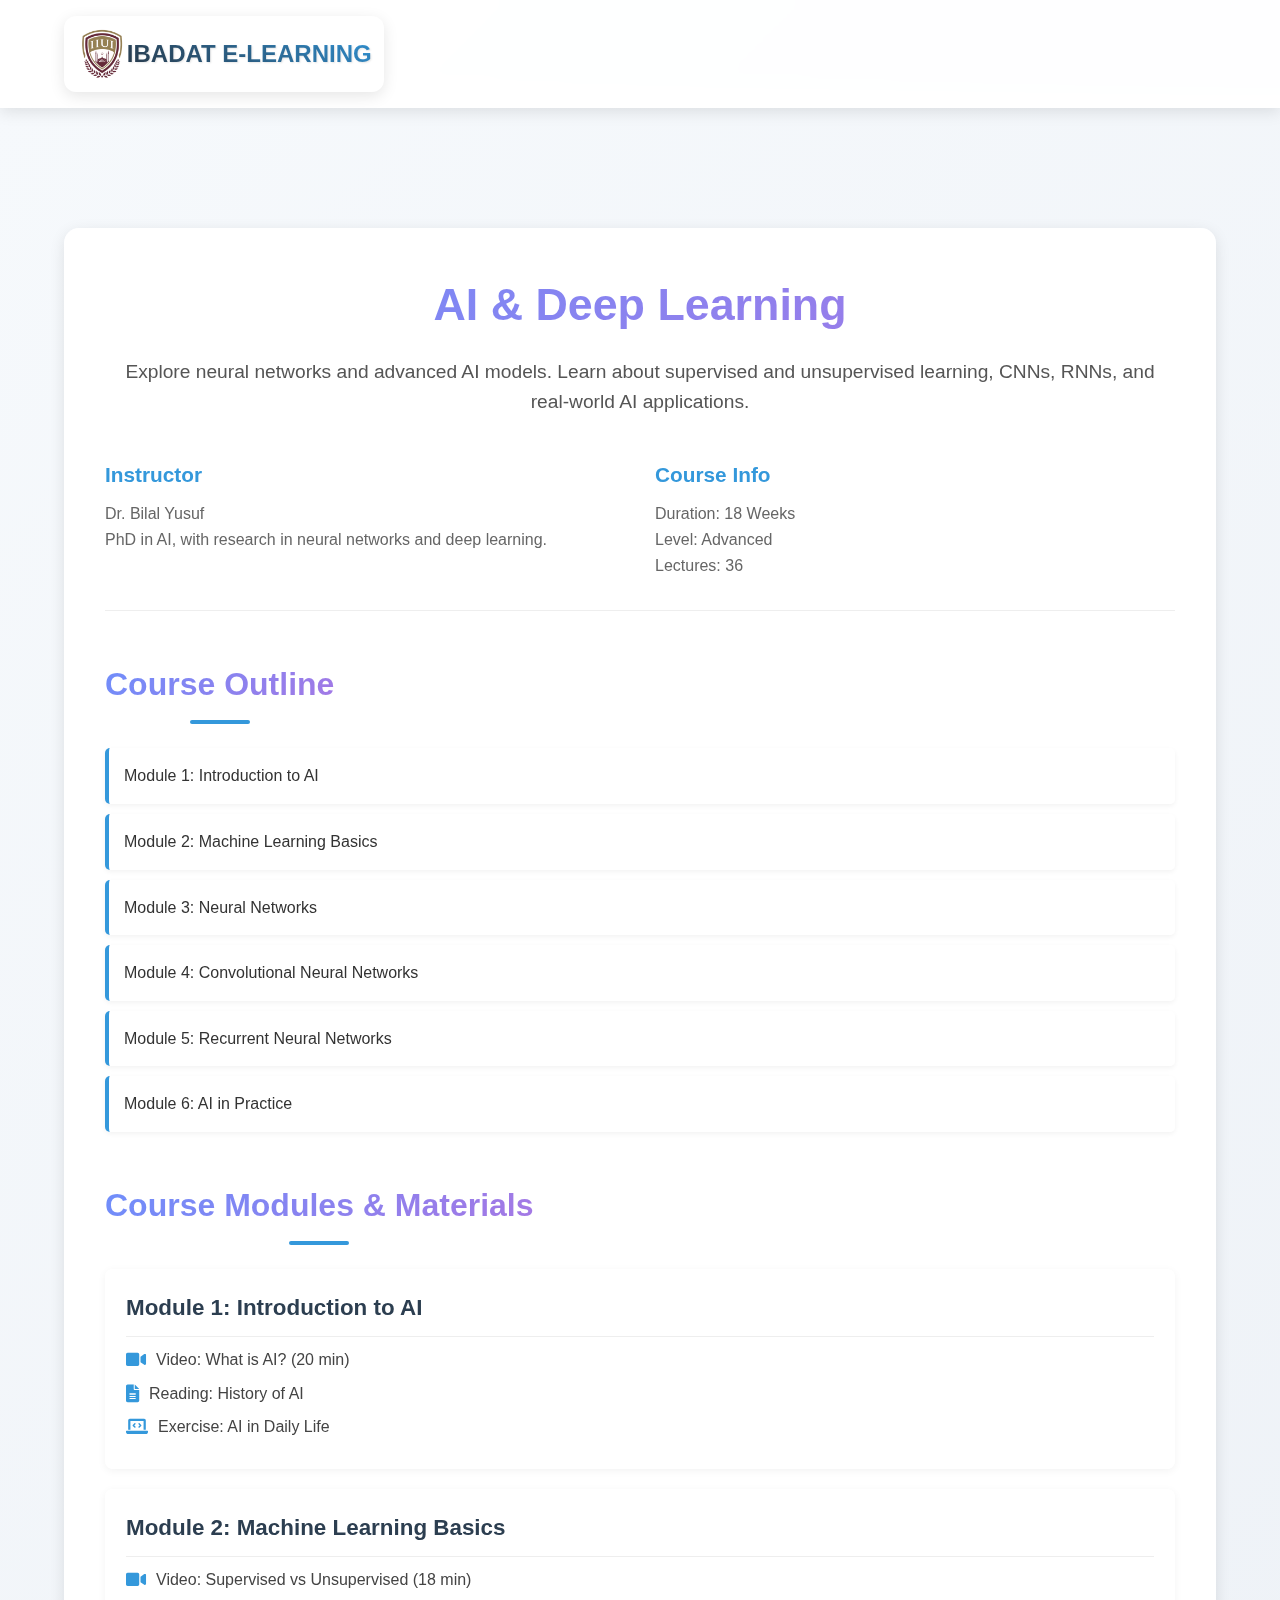
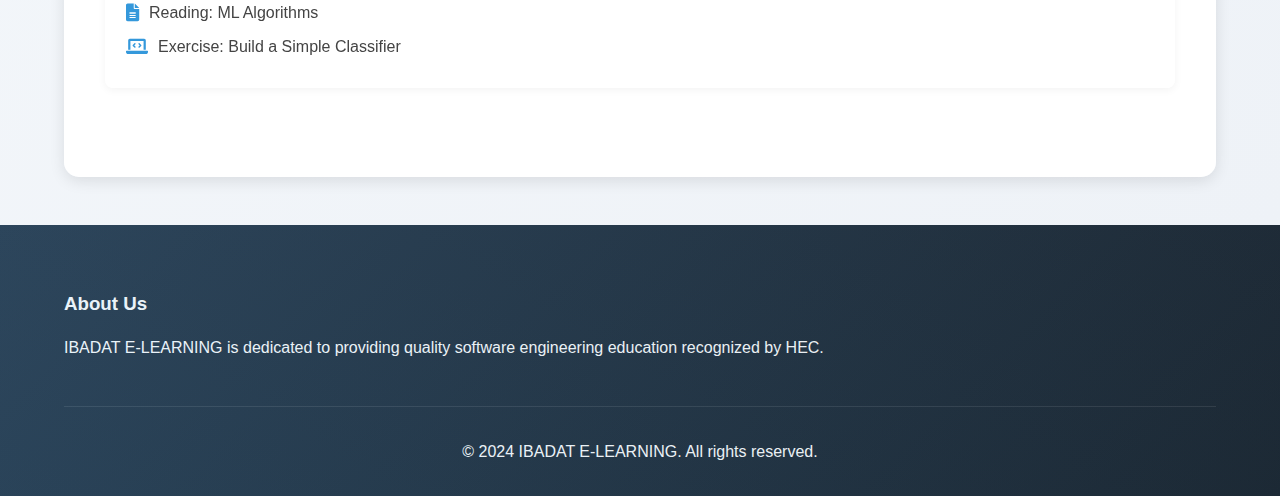
<file: course-ai-deep-learning.html>
<!DOCTYPE html>
<html lang="en">
<head>
    <meta charset="UTF-8">
    <meta name="viewport" content="width=device-width, initial-scale=1.0">
    <title>AI & Deep Learning - IBADAT E-LEARNING</title>
    <link rel="stylesheet" href="styles.css">
    <link rel="stylesheet" href="https://cdnjs.cloudflare.com/ajax/libs/font-awesome/6.0.0/css/all.min.css">
</head>
<body>
    <header>
        <nav class="navbar">
            <div class="logo">
                <img src="images/logo.png" alt="IBADAT E-LEARNING Logo">
                <span>IBADAT E-LEARNING</span>
            </div>
        </nav>
    </header>
    <section class="course-page">
        <div class="course-container">
            <h1>AI & Deep Learning</h1>
            <p class="course-description">Explore neural networks and advanced AI models. Learn about supervised and unsupervised learning, CNNs, RNNs, and real-world AI applications.</p>
            <div class="course-details">
                <div class="instructor-info">
                    <h3>Instructor</h3>
                    <p>Dr. Bilal Yusuf</p>
                    <p>PhD in AI, with research in neural networks and deep learning.</p>
                </div>
                <div class="course-meta-info">
                    <h3>Course Info</h3>
                    <p>Duration: 18 Weeks</p>
                    <p>Level: Advanced</p>
                    <p>Lectures: 36</p>
                </div>
            </div>
            <div class="course-outline">
                <h2>Course Outline</h2>
                <ul>
                    <li>Module 1: Introduction to AI</li>
                    <li>Module 2: Machine Learning Basics</li>
                    <li>Module 3: Neural Networks</li>
                    <li>Module 4: Convolutional Neural Networks</li>
                    <li>Module 5: Recurrent Neural Networks</li>
                    <li>Module 6: AI in Practice</li>
                </ul>
            </div>
            <div class="course-materials">
                <h2>Course Modules & Materials</h2>
                <div class="module">
                    <h3>Module 1: Introduction to AI</h3>
                    <ul class="material-list">
                        <li><i class="fas fa-video"></i> Video: What is AI? (20 min)</li>
                        <li><i class="fas fa-file-alt"></i> Reading: History of AI</li>
                        <li><i class="fas fa-laptop-code"></i> Exercise: AI in Daily Life</li>
                    </ul>
                </div>
                <div class="module">
                    <h3>Module 2: Machine Learning Basics</h3>
                    <ul class="material-list">
                        <li><i class="fas fa-video"></i> Video: Supervised vs Unsupervised (18 min)</li>
                        <li><i class="fas fa-file-alt"></i> Reading: ML Algorithms</li>
                        <li><i class="fas fa-laptop-code"></i> Exercise: Build a Simple Classifier</li>
                    </ul>
                </div>
                <!-- Add more modules as needed -->
            </div>
        </div>
    </section>
    <footer>
        <div class="footer-content">
            <div class="footer-section">
                <h3>About Us</h3>
                <p>IBADAT E-LEARNING is dedicated to providing quality software engineering education recognized by HEC.</p>
            </div>
        </div>
        <div class="footer-bottom">
            <p>&copy; 2024 IBADAT E-LEARNING. All rights reserved.</p>
        </div>
    </footer>
</body>
</html>
</file>
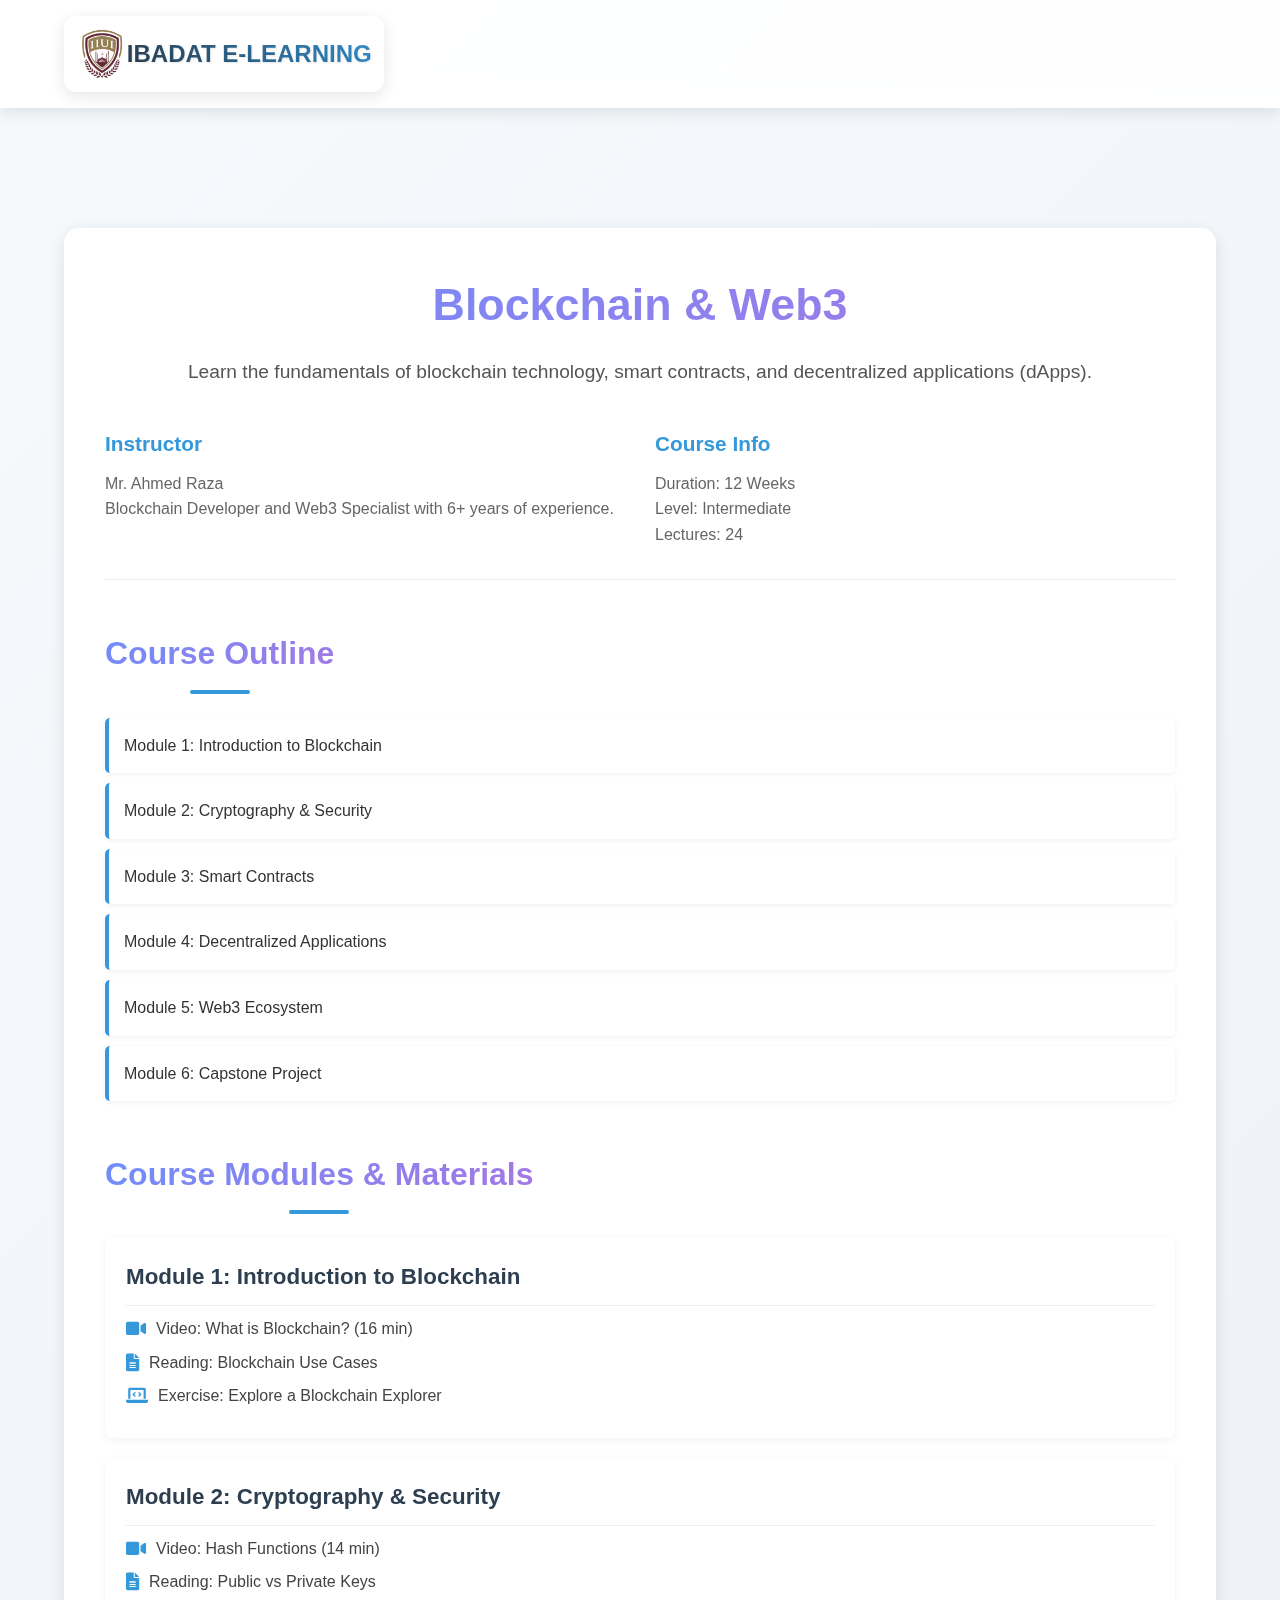
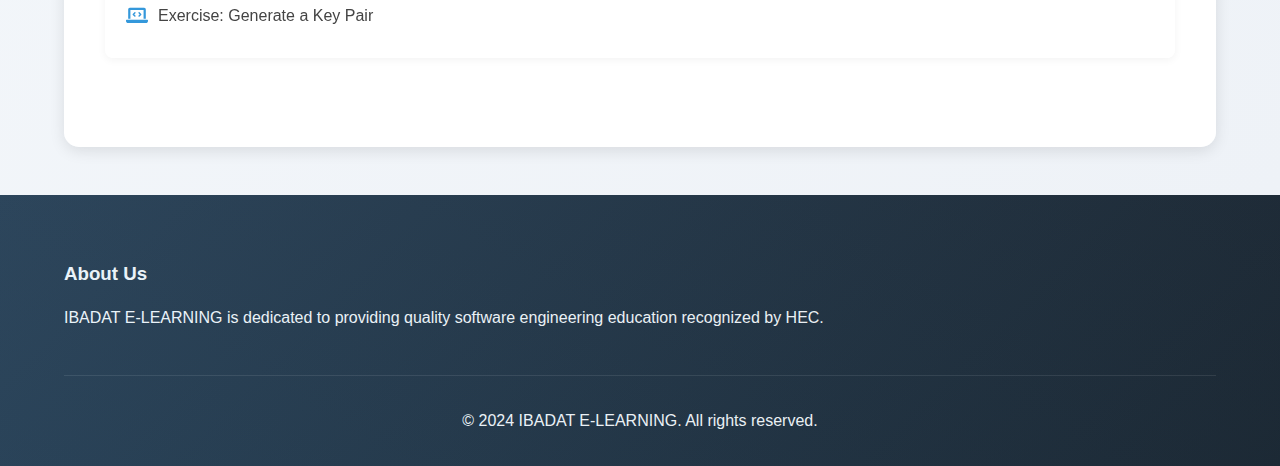
<file: course-blockchain.html>
<!DOCTYPE html>
<html lang="en">
<head>
    <meta charset="UTF-8">
    <meta name="viewport" content="width=device-width, initial-scale=1.0">
    <title>Blockchain & Web3 - IBADAT E-LEARNING</title>
    <link rel="stylesheet" href="styles.css">
    <link rel="stylesheet" href="https://cdnjs.cloudflare.com/ajax/libs/font-awesome/6.0.0/css/all.min.css">
</head>
<body>
    <header>
        <nav class="navbar">
            <div class="logo">
                <img src="images/logo.png" alt="IBADAT E-LEARNING Logo">
                <span>IBADAT E-LEARNING</span>
            </div>
        </nav>
    </header>
    <section class="course-page">
        <div class="course-container">
            <h1>Blockchain & Web3</h1>
            <p class="course-description">Learn the fundamentals of blockchain technology, smart contracts, and decentralized applications (dApps).</p>
            <div class="course-details">
                <div class="instructor-info">
                    <h3>Instructor</h3>
                    <p>Mr. Ahmed Raza</p>
                    <p>Blockchain Developer and Web3 Specialist with 6+ years of experience.</p>
                </div>
                <div class="course-meta-info">
                    <h3>Course Info</h3>
                    <p>Duration: 12 Weeks</p>
                    <p>Level: Intermediate</p>
                    <p>Lectures: 24</p>
                </div>
            </div>
            <div class="course-outline">
                <h2>Course Outline</h2>
                <ul>
                    <li>Module 1: Introduction to Blockchain</li>
                    <li>Module 2: Cryptography & Security</li>
                    <li>Module 3: Smart Contracts</li>
                    <li>Module 4: Decentralized Applications</li>
                    <li>Module 5: Web3 Ecosystem</li>
                    <li>Module 6: Capstone Project</li>
                </ul>
            </div>
            <div class="course-materials">
                <h2>Course Modules & Materials</h2>
                <div class="module">
                    <h3>Module 1: Introduction to Blockchain</h3>
                    <ul class="material-list">
                        <li><i class="fas fa-video"></i> Video: What is Blockchain? (16 min)</li>
                        <li><i class="fas fa-file-alt"></i> Reading: Blockchain Use Cases</li>
                        <li><i class="fas fa-laptop-code"></i> Exercise: Explore a Blockchain Explorer</li>
                    </ul>
                </div>
                <div class="module">
                    <h3>Module 2: Cryptography & Security</h3>
                    <ul class="material-list">
                        <li><i class="fas fa-video"></i> Video: Hash Functions (14 min)</li>
                        <li><i class="fas fa-file-alt"></i> Reading: Public vs Private Keys</li>
                        <li><i class="fas fa-laptop-code"></i> Exercise: Generate a Key Pair</li>
                    </ul>
                </div>
                <!-- Add more modules as needed -->
            </div>
        </div>
    </section>
    <footer>
        <div class="footer-content">
            <div class="footer-section">
                <h3>About Us</h3>
                <p>IBADAT E-LEARNING is dedicated to providing quality software engineering education recognized by HEC.</p>
            </div>
        </div>
        <div class="footer-bottom">
            <p>&copy; 2024 IBADAT E-LEARNING. All rights reserved.</p>
        </div>
    </footer>
</body>
</html>
</file>
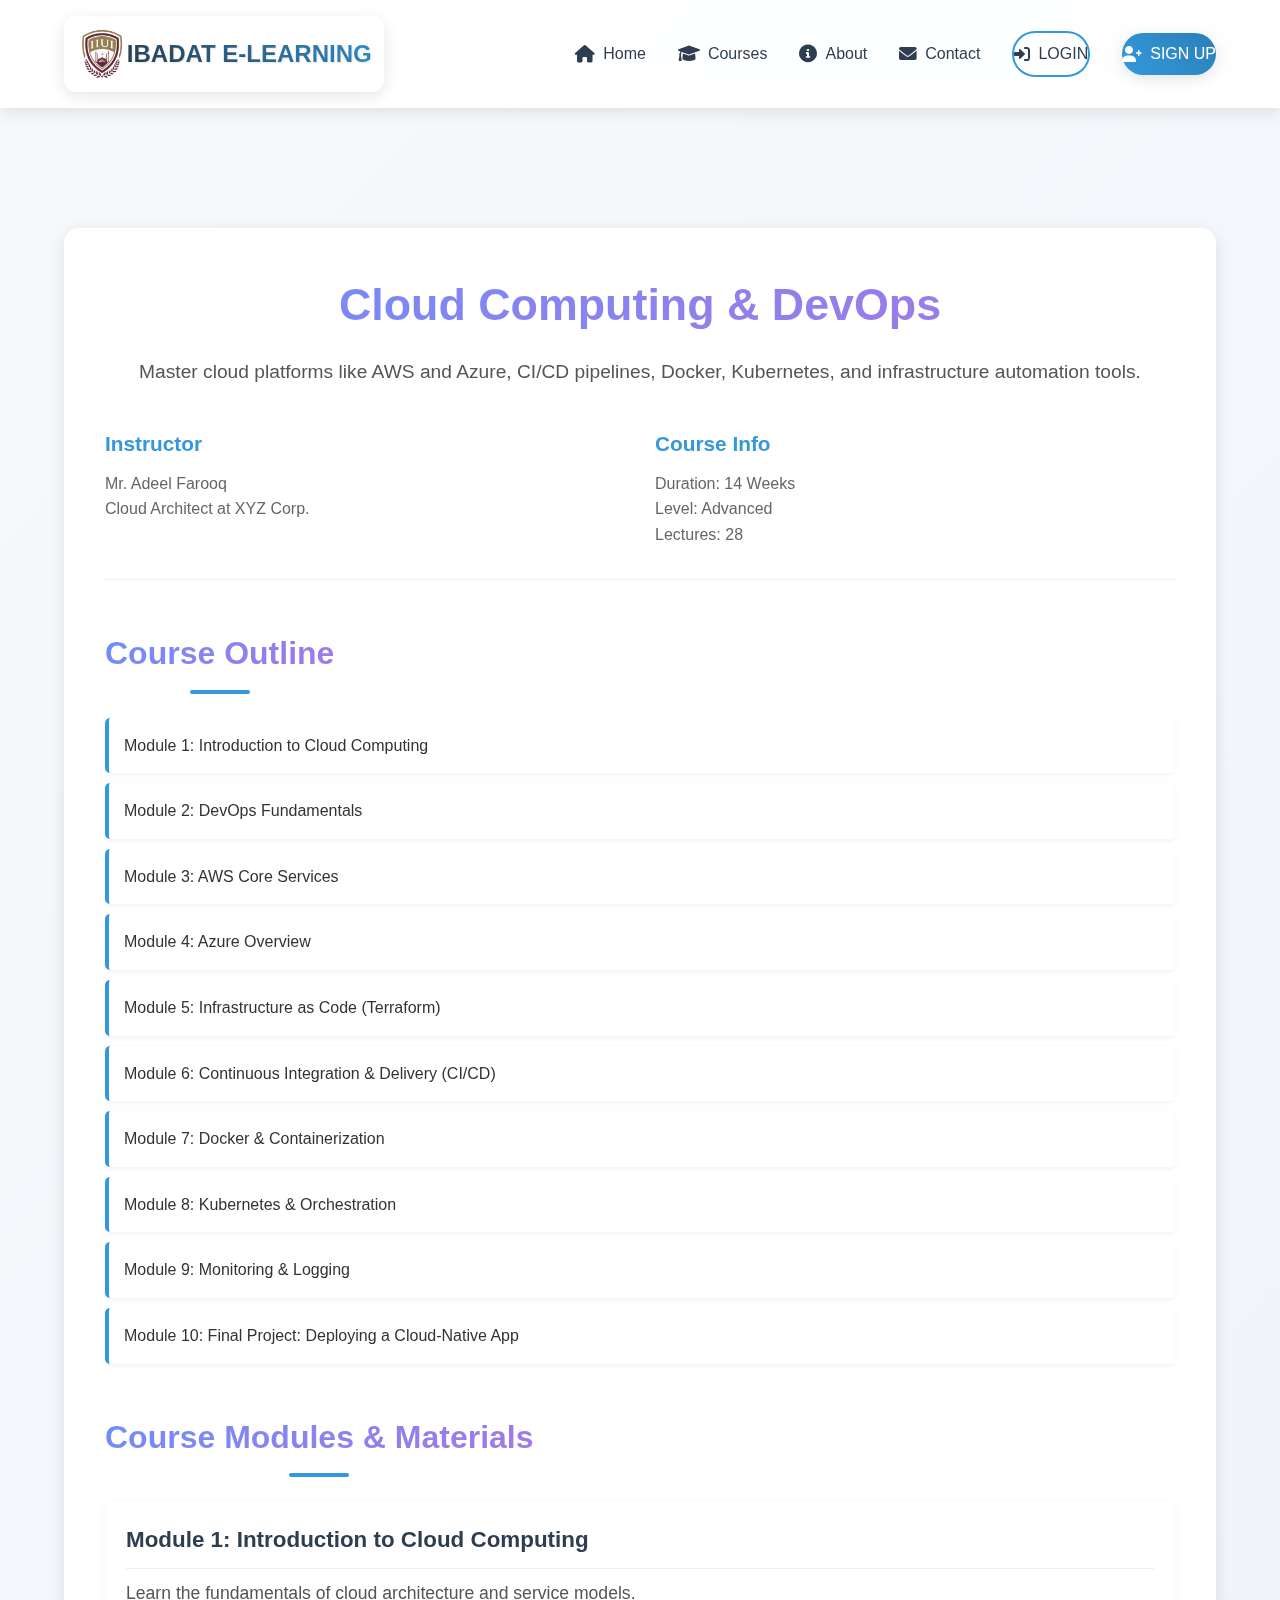
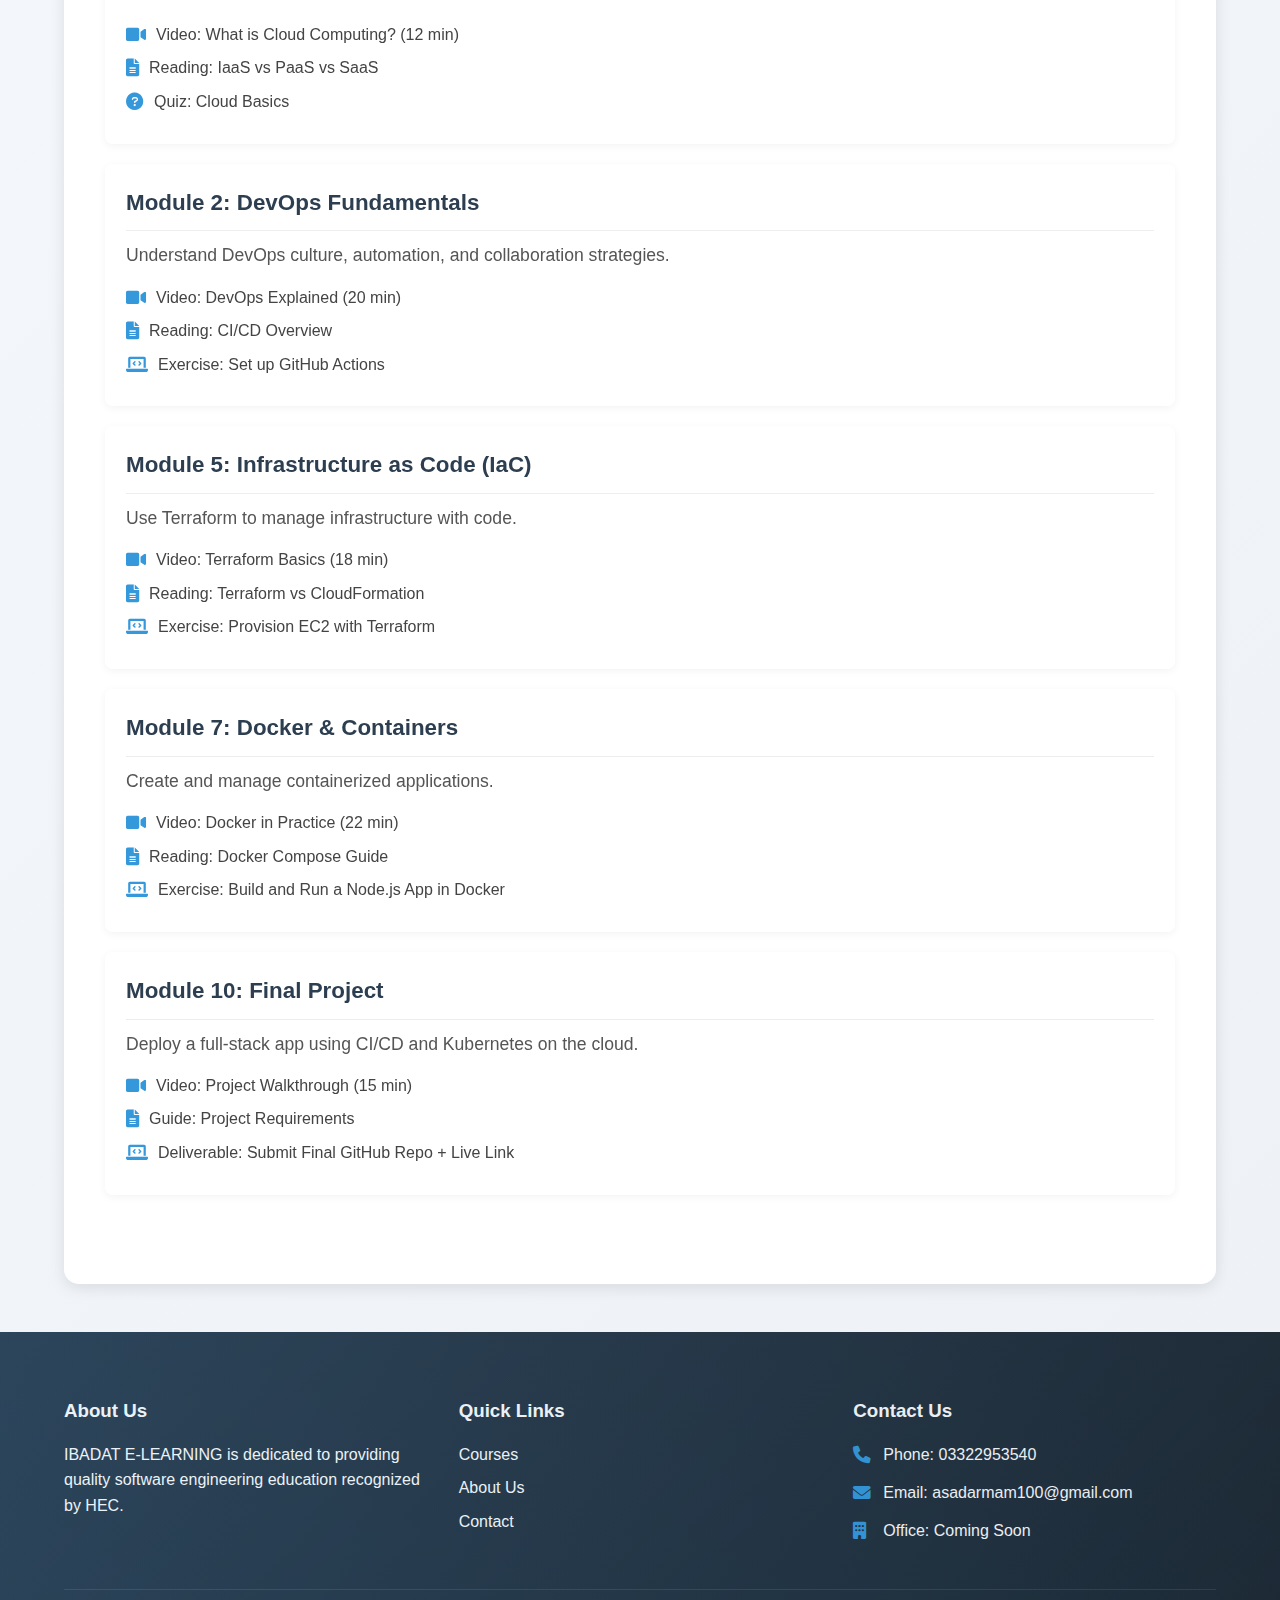
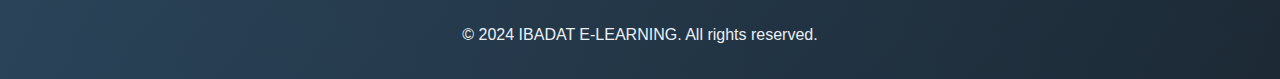
<file: course-cloud-computing-devops.html>
<!DOCTYPE html>
<html lang="en">
<head>
    <meta charset="UTF-8">
    <meta name="viewport" content="width=device-width, initial-scale=1.0">
    <title>Cloud Computing & DevOps - IBADAT E-LEARNING</title>
    <link rel="stylesheet" href="styles.css">
    <link rel="stylesheet" href="https://cdnjs.cloudflare.com/ajax/libs/font-awesome/6.0.0/css/all.min.css">
</head>
<body>
    <!-- Header Section -->
    <header>
        <nav class="navbar">
            <div class="logo">
                <img src="images/logo.png" alt="IBADAT E-LEARNING Logo">
                <span>IBADAT E-LEARNING</span>
            </div>
            <ul class="nav-links">
                <li><a href="index.html#home"><i class="fas fa-home"></i> Home</a></li>
                <li><a href="index.html#courses"><i class="fas fa-graduation-cap"></i> Courses</a></li>
                <li><a href="index.html#about"><i class="fas fa-info-circle"></i> About</a></li>
                <li><a href="index.html#contact"><i class="fas fa-envelope"></i> Contact</a></li>
                <li class="nav-item logged-out-nav"><a href="#" class="login-btn"><i class="fas fa-sign-in-alt"></i> Login</a></li>
                <li class="nav-item logged-out-nav"><a href="#" class="signup-btn"><i class="fas fa-user-plus"></i> Sign Up</a></li>
                <li class="nav-item logged-in-nav" style="display: none;"><span class="welcome-message">Welcome,</span></li>
                <li class="nav-item logged-in-nav user-menu-container" style="display: none;">
                    <div class="user-info-trigger">
                        <i class="fas fa-user-circle"></i>
                        <span id="loggedInUsername">User</span>
                        <i class="fas fa-chevron-down dropdown-arrow"></i>
                    </div>
                    <div class="dropdown-menu">
                        <ul>
                            <li><a href="#" class="dropdown-link">My Courses</a></li>
                            <li><a href="#" class="dropdown-link" id="profileLink">My Profile</a></li>
                            <li><a href="#" class="dropdown-link">Settings</a></li>
                        </ul>
                    </div>
                </li>
                <li class="nav-item logged-in-nav" style="display: none;">
                    <a href="#" id="logoutBtn" class="logout-btn"><i class="fas fa-sign-out-alt"></i> Logout</a>
                </li>
            </ul>
        </nav>
    </header>

    <!-- Custom Notification -->
    <div id="customNotification" class="notification">
        <p id="notificationMessage"></p>
    </div>

    <!-- Main Course Content Area -->
    <section class="course-page">
        <div class="course-container">
            <h1>Cloud Computing & DevOps</h1>
            <p class="course-description">Master cloud platforms like AWS and Azure, CI/CD pipelines, Docker, Kubernetes, and infrastructure automation tools.</p>
            
            <div class="course-details">
                <div class="instructor-info">
                    <h3>Instructor</h3>
                    <p>Mr. Adeel Farooq</p>
                    <p>Cloud Architect at XYZ Corp.</p>
                </div>
                <div class="course-meta-info">
                    <h3>Course Info</h3>
                    <p>Duration: 14 Weeks</p>
                    <p>Level: Advanced</p>
                    <p>Lectures: 28</p>
                </div>
            </div>

            <div class="course-outline">
                <h2>Course Outline</h2>
                <ul>
                    <li>Module 1: Introduction to Cloud Computing</li>
                    <li>Module 2: DevOps Fundamentals</li>
                    <li>Module 3: AWS Core Services</li>
                    <li>Module 4: Azure Overview</li>
                    <li>Module 5: Infrastructure as Code (Terraform)</li>
                    <li>Module 6: Continuous Integration & Delivery (CI/CD)</li>
                    <li>Module 7: Docker & Containerization</li>
                    <li>Module 8: Kubernetes & Orchestration</li>
                    <li>Module 9: Monitoring & Logging</li>
                    <li>Module 10: Final Project: Deploying a Cloud-Native App</li>
                </ul>
            </div>

            <div class="course-materials">
                <h2>Course Modules & Materials</h2>

                <div class="module">
                    <h3>Module 1: Introduction to Cloud Computing</h3>
                    <p>Learn the fundamentals of cloud architecture and service models.</p>
                    <ul class="material-list">
                        <li><i class="fas fa-video"></i> Video: What is Cloud Computing? (12 min)</li>
                        <li><i class="fas fa-file-alt"></i> Reading: IaaS vs PaaS vs SaaS</li>
                        <li><i class="fas fa-question-circle"></i> Quiz: Cloud Basics</li>
                    </ul>
                </div>

                <div class="module">
                    <h3>Module 2: DevOps Fundamentals</h3>
                    <p>Understand DevOps culture, automation, and collaboration strategies.</p>
                    <ul class="material-list">
                        <li><i class="fas fa-video"></i> Video: DevOps Explained (20 min)</li>
                        <li><i class="fas fa-file-alt"></i> Reading: CI/CD Overview</li>
                        <li><i class="fas fa-laptop-code"></i> Exercise: Set up GitHub Actions</li>
                    </ul>
                </div>

                <div class="module">
                    <h3>Module 5: Infrastructure as Code (IaC)</h3>
                    <p>Use Terraform to manage infrastructure with code.</p>
                    <ul class="material-list">
                        <li><i class="fas fa-video"></i> Video: Terraform Basics (18 min)</li>
                        <li><i class="fas fa-file-alt"></i> Reading: Terraform vs CloudFormation</li>
                        <li><i class="fas fa-laptop-code"></i> Exercise: Provision EC2 with Terraform</li>
                    </ul>
                </div>

                <div class="module">
                    <h3>Module 7: Docker & Containers</h3>
                    <p>Create and manage containerized applications.</p>
                    <ul class="material-list">
                        <li><i class="fas fa-video"></i> Video: Docker in Practice (22 min)</li>
                        <li><i class="fas fa-file-alt"></i> Reading: Docker Compose Guide</li>
                        <li><i class="fas fa-laptop-code"></i> Exercise: Build and Run a Node.js App in Docker</li>
                    </ul>
                </div>

                <div class="module">
                    <h3>Module 10: Final Project</h3>
                    <p>Deploy a full-stack app using CI/CD and Kubernetes on the cloud.</p>
                    <ul class="material-list">
                        <li><i class="fas fa-video"></i> Video: Project Walkthrough (15 min)</li>
                        <li><i class="fas fa-file-alt"></i> Guide: Project Requirements</li>
                        <li><i class="fas fa-laptop-code"></i> Deliverable: Submit Final GitHub Repo + Live Link</li>
                    </ul>
                </div>

                <!-- Add more detailed modules if needed -->
            </div>
        </div>
    </section>

    <!-- Footer -->
    <footer>
        <div class="footer-content">
            <div class="footer-section">
                <h3>About Us</h3>
                <p>IBADAT E-LEARNING is dedicated to providing quality software engineering education recognized by HEC.</p>
            </div>
            <div class="footer-section">
                <h3>Quick Links</h3>
                <ul>
                    <li><a href="index.html#courses">Courses</a></li>
                    <li><a href="index.html#about">About Us</a></li>
                    <li><a href="index.html#contact">Contact</a></li>
                </ul>
            </div>
            <div class="footer-section">
                <h3>Contact Us</h3>
                <p><i class="fas fa-phone"></i> Phone: 03322953540</p>
                <p><i class="fas fa-envelope"></i> Email: asadarmam100@gmail.com</p>
                <p><i class="fas fa-building"></i> Office: Coming Soon</p>
            </div>
        </div>
        <div class="footer-bottom">
            <p>&copy; 2024 IBADAT E-LEARNING. All rights reserved.</p>
        </div>
    </footer>

    <script src="script.js"></script>
</body>
</html>
</file>
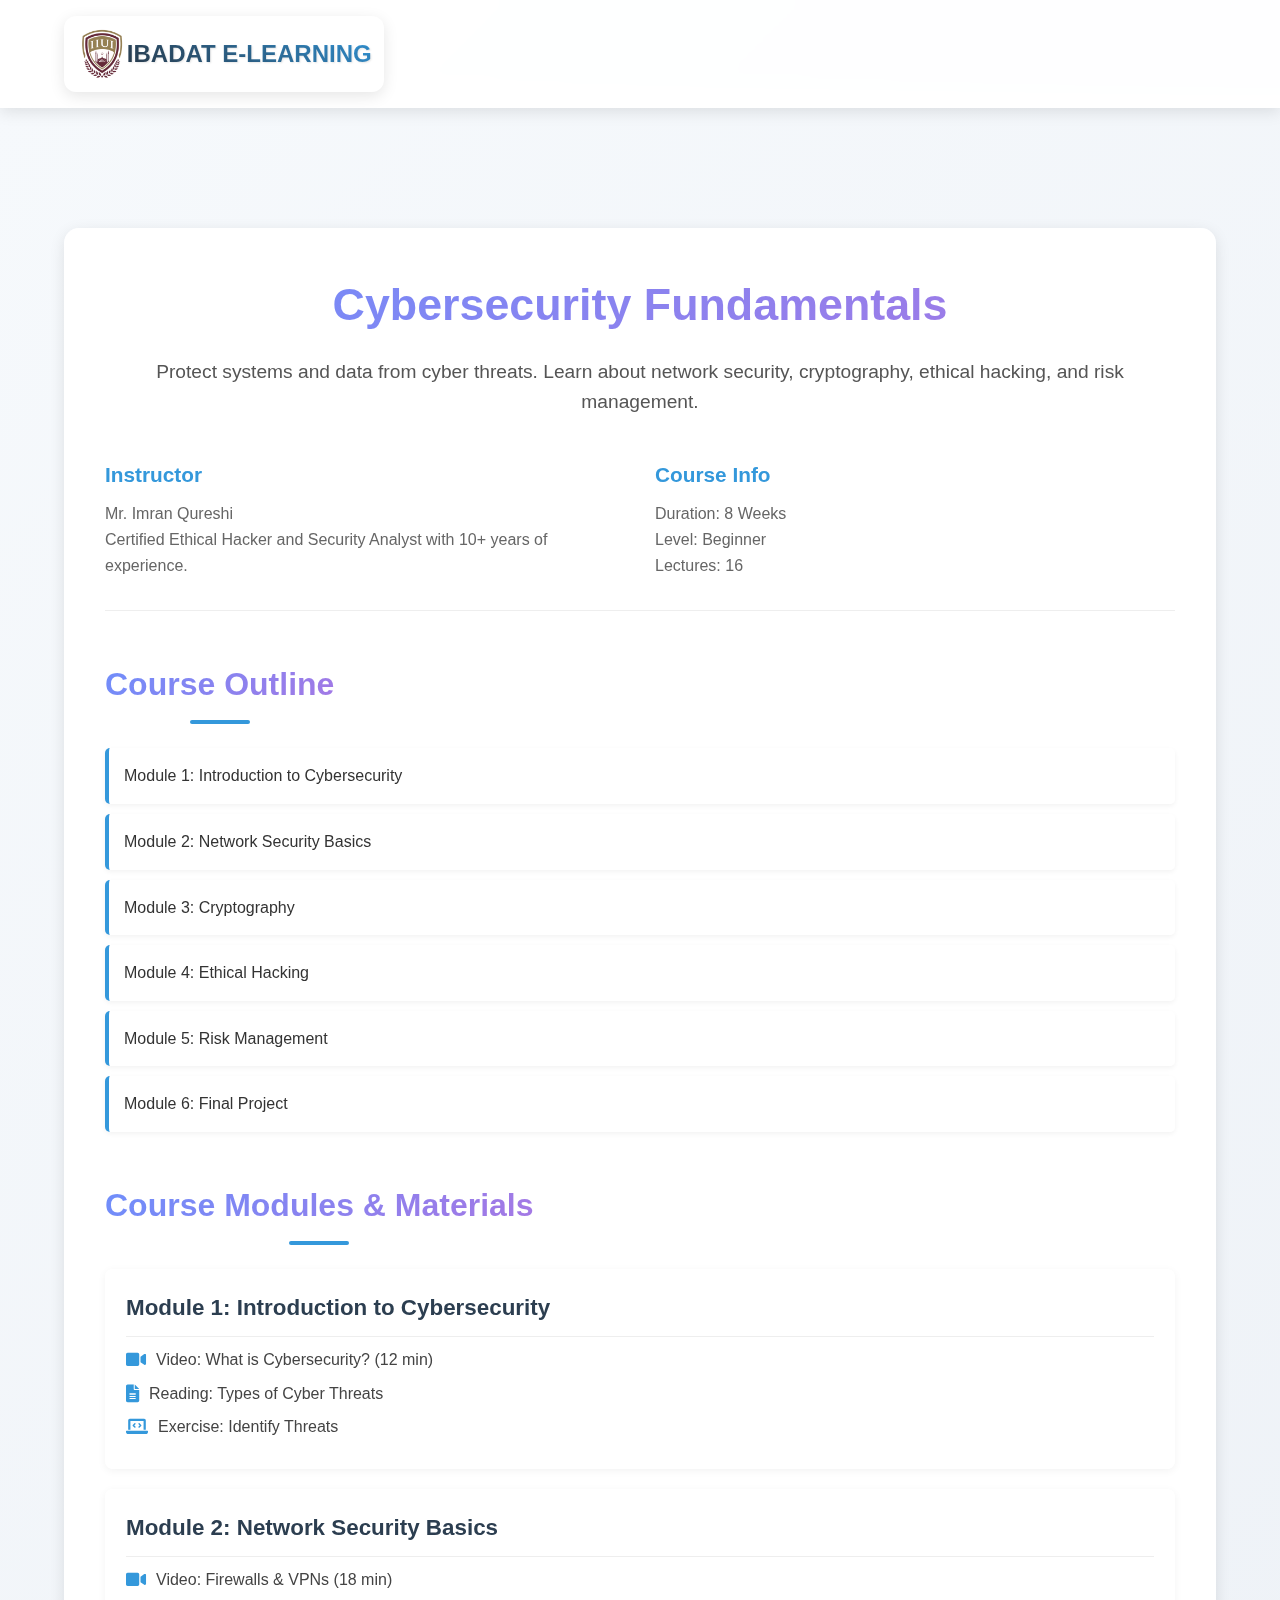
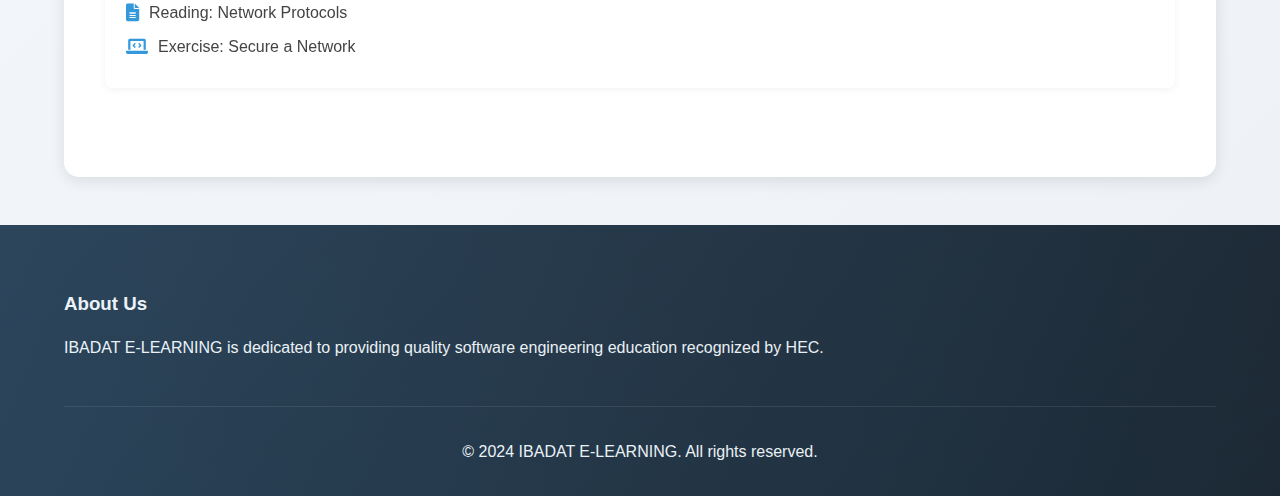
<file: course-cybersecurity.html>
<!DOCTYPE html>
<html lang="en">
<head>
    <meta charset="UTF-8">
    <meta name="viewport" content="width=device-width, initial-scale=1.0">
    <title>Cybersecurity Fundamentals - IBADAT E-LEARNING</title>
    <link rel="stylesheet" href="styles.css">
    <link rel="stylesheet" href="https://cdnjs.cloudflare.com/ajax/libs/font-awesome/6.0.0/css/all.min.css">
</head>
<body>
    <header>
        <nav class="navbar">
            <div class="logo">
                <img src="images/logo.png" alt="IBADAT E-LEARNING Logo">
                <span>IBADAT E-LEARNING</span>
            </div>
        </nav>
    </header>
    <section class="course-page">
        <div class="course-container">
            <h1>Cybersecurity Fundamentals</h1>
            <p class="course-description">Protect systems and data from cyber threats. Learn about network security, cryptography, ethical hacking, and risk management.</p>
            <div class="course-details">
                <div class="instructor-info">
                    <h3>Instructor</h3>
                    <p>Mr. Imran Qureshi</p>
                    <p>Certified Ethical Hacker and Security Analyst with 10+ years of experience.</p>
                </div>
                <div class="course-meta-info">
                    <h3>Course Info</h3>
                    <p>Duration: 8 Weeks</p>
                    <p>Level: Beginner</p>
                    <p>Lectures: 16</p>
                </div>
            </div>
            <div class="course-outline">
                <h2>Course Outline</h2>
                <ul>
                    <li>Module 1: Introduction to Cybersecurity</li>
                    <li>Module 2: Network Security Basics</li>
                    <li>Module 3: Cryptography</li>
                    <li>Module 4: Ethical Hacking</li>
                    <li>Module 5: Risk Management</li>
                    <li>Module 6: Final Project</li>
                </ul>
            </div>
            <div class="course-materials">
                <h2>Course Modules & Materials</h2>
                <div class="module">
                    <h3>Module 1: Introduction to Cybersecurity</h3>
                    <ul class="material-list">
                        <li><i class="fas fa-video"></i> Video: What is Cybersecurity? (12 min)</li>
                        <li><i class="fas fa-file-alt"></i> Reading: Types of Cyber Threats</li>
                        <li><i class="fas fa-laptop-code"></i> Exercise: Identify Threats</li>
                    </ul>
                </div>
                <div class="module">
                    <h3>Module 2: Network Security Basics</h3>
                    <ul class="material-list">
                        <li><i class="fas fa-video"></i> Video: Firewalls & VPNs (18 min)</li>
                        <li><i class="fas fa-file-alt"></i> Reading: Network Protocols</li>
                        <li><i class="fas fa-laptop-code"></i> Exercise: Secure a Network</li>
                    </ul>
                </div>
                <!-- Add more modules as needed -->
            </div>
        </div>
    </section>
    <footer>
        <div class="footer-content">
            <div class="footer-section">
                <h3>About Us</h3>
                <p>IBADAT E-LEARNING is dedicated to providing quality software engineering education recognized by HEC.</p>
            </div>
        </div>
        <div class="footer-bottom">
            <p>&copy; 2024 IBADAT E-LEARNING. All rights reserved.</p>
        </div>
    </footer>
</body>
</html>
</file>
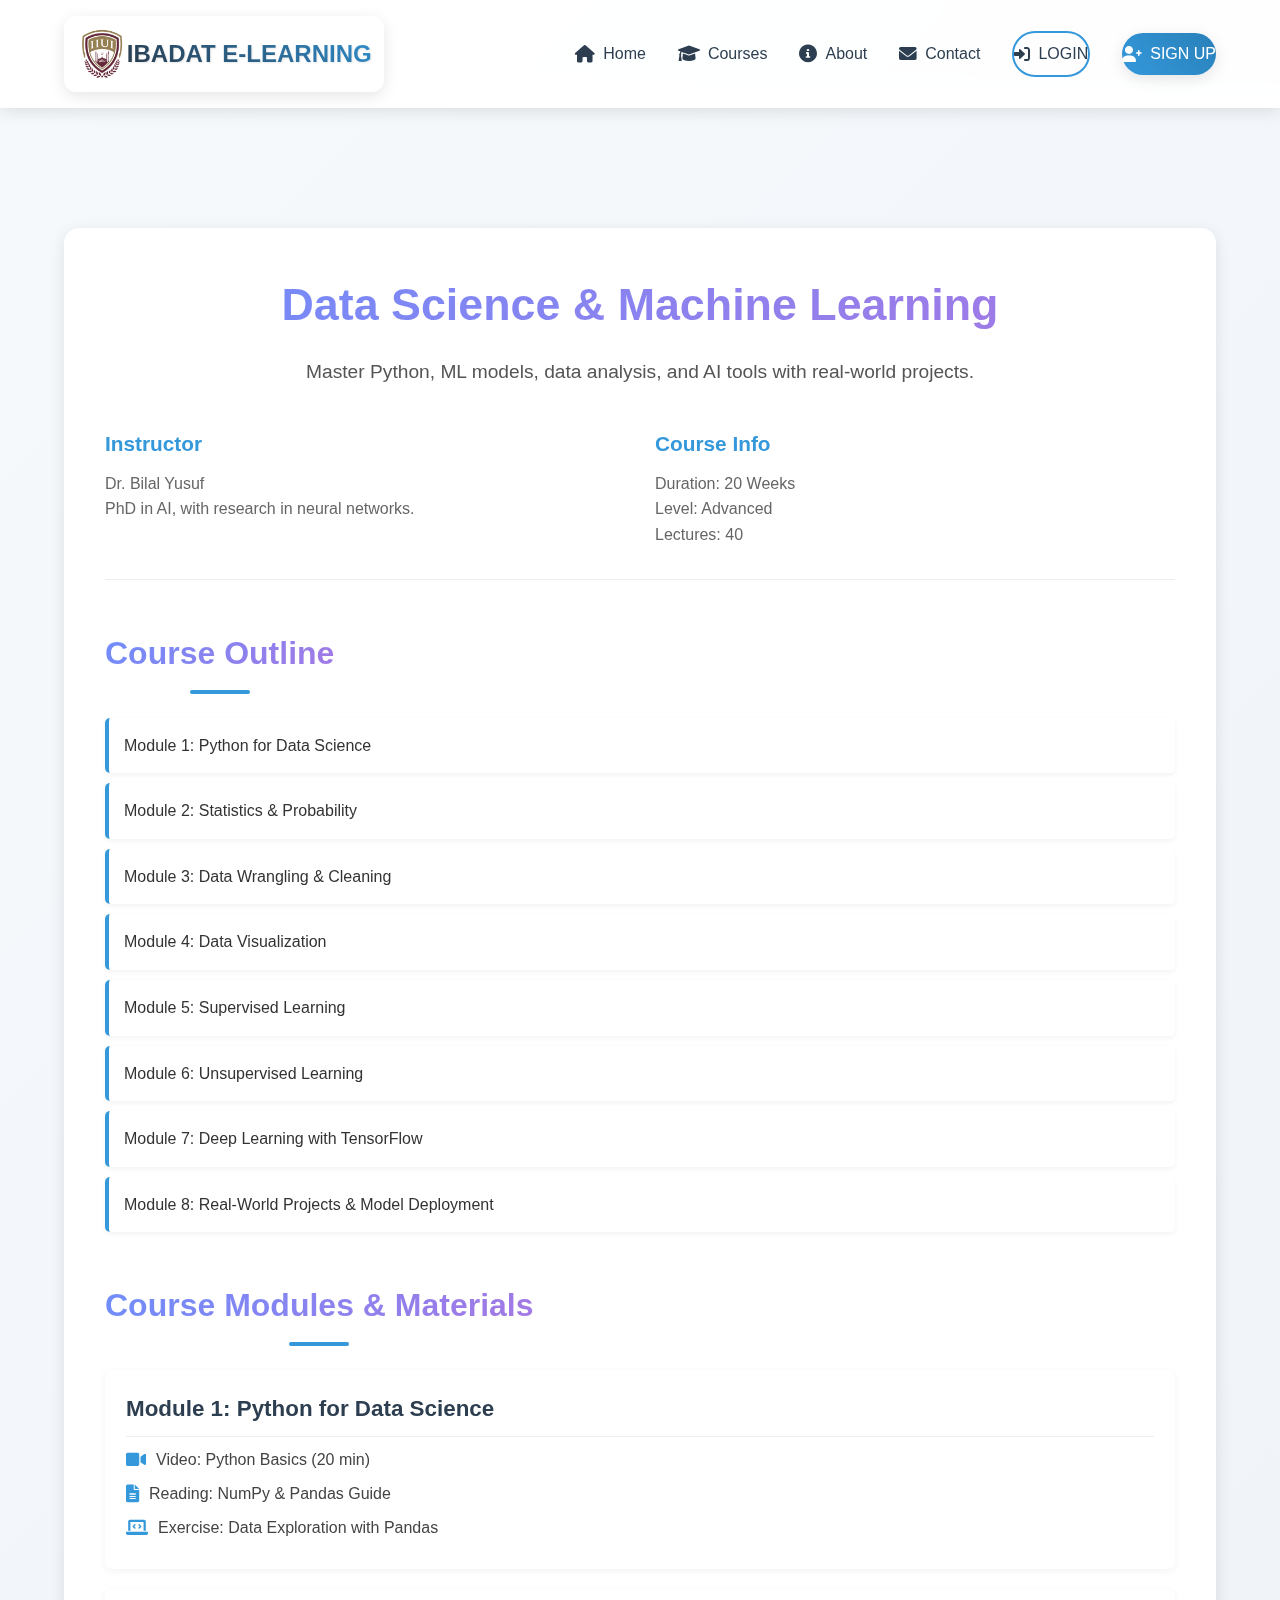
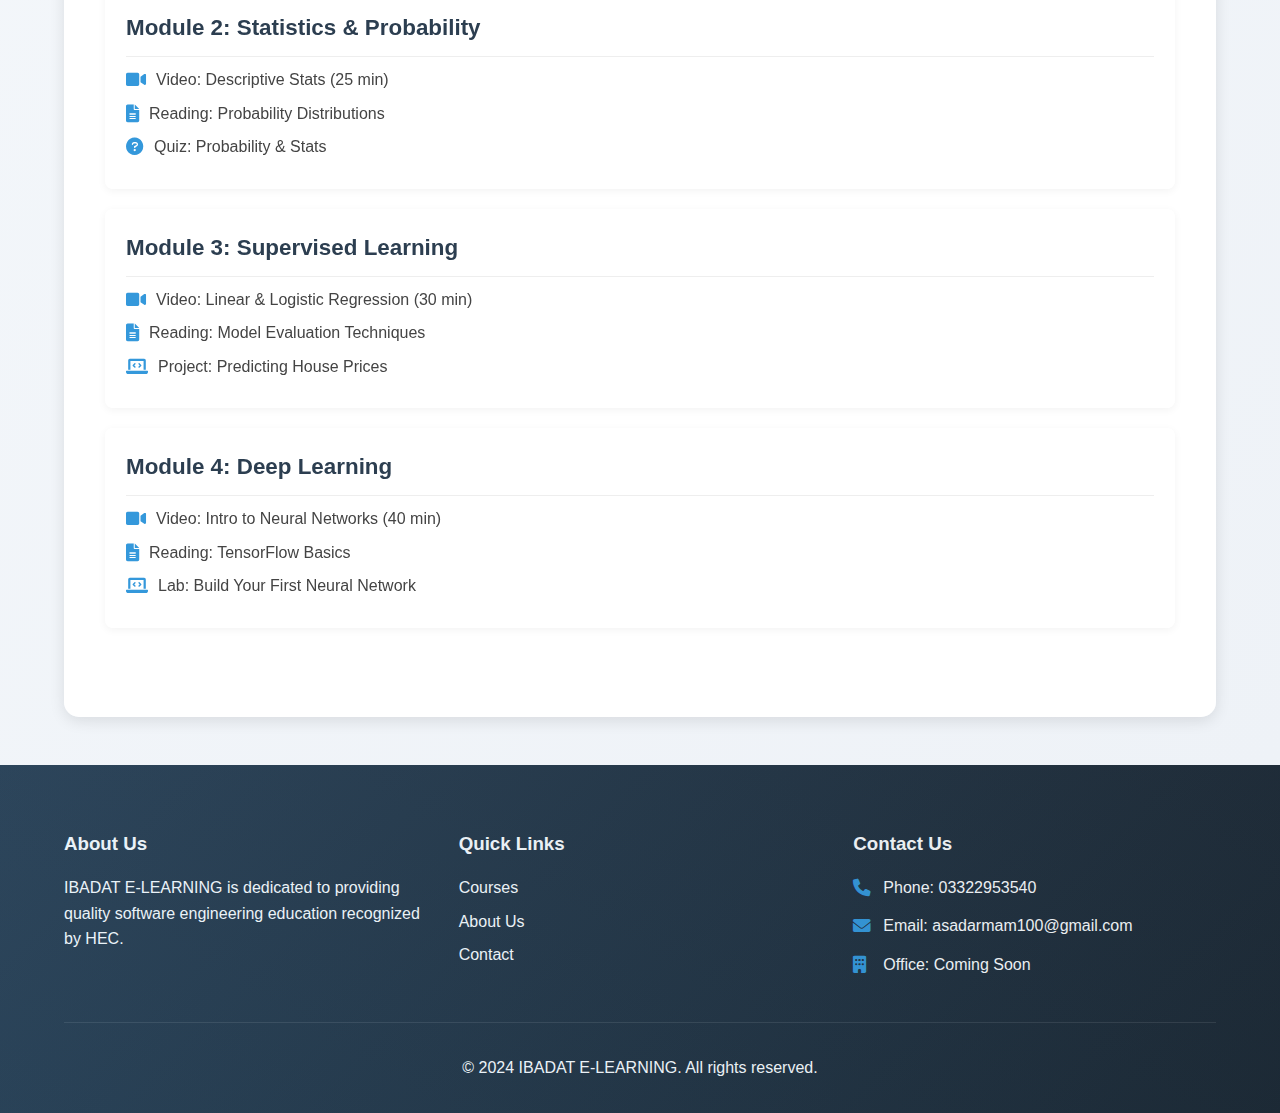
<file: course-data-science-machine-learning.html>
<!DOCTYPE html>
<html lang="en">
<head>
    <meta charset="UTF-8">
    <meta name="viewport" content="width=device-width, initial-scale=1.0">
    <title>Data Science & Machine Learning - IBADAT E-LEARNING</title>
    <link rel="stylesheet" href="styles.css">
    <link rel="stylesheet" href="https://cdnjs.cloudflare.com/ajax/libs/font-awesome/6.0.0/css/all.min.css">
</head>
<body>
    <!-- Header Section -->
    <header>
        <nav class="navbar">
            <div class="logo">
                <img src="images/logo.png" alt="IBADAT E-LEARNING Logo">
                <span>IBADAT E-LEARNING</span>
            </div>
            <ul class="nav-links">
                <li><a href="index.html#home"><i class="fas fa-home"></i> Home</a></li>
                <li><a href="index.html#courses"><i class="fas fa-graduation-cap"></i> Courses</a></li>
                <li><a href="index.html#about"><i class="fas fa-info-circle"></i> About</a></li>
                <li><a href="index.html#contact"><i class="fas fa-envelope"></i> Contact</a></li>
                <li class="nav-item logged-out-nav">
                    <a href="#" class="login-btn"><i class="fas fa-sign-in-alt"></i> Login</a>
                </li>
                <li class="nav-item logged-out-nav">
                    <a href="#" class="signup-btn"><i class="fas fa-user-plus"></i> Sign Up</a>
                </li>
                <li class="nav-item logged-in-nav" style="display: none;">
                    <span class="welcome-message">Welcome,</span>
                </li>
                <li class="nav-item logged-in-nav user-menu-container" style="display: none;">
                    <div class="user-info-trigger">
                        <i class="fas fa-user-circle"></i>
                        <span id="loggedInUsername">User</span>
                        <i class="fas fa-chevron-down dropdown-arrow"></i>
                    </div>
                    <div class="dropdown-menu">
                        <ul>
                            <li><a href="#" class="dropdown-link">My Courses</a></li>
                            <li><a href="#" class="dropdown-link" id="profileLink">My Profile</a></li>
                            <li><a href="#" class="dropdown-link">Settings</a></li>
                        </ul>
                    </div>
                </li>
                <li class="nav-item logged-in-nav" style="display: none;">
                    <a href="#" id="logoutBtn" class="logout-btn"><i class="fas fa-sign-out-alt"></i> Logout</a>
                </li>
            </ul>
        </nav>
    </header>

    <!-- Custom Notification -->
    <div id="customNotification" class="notification">
        <p id="notificationMessage"></p>
    </div>

    <!-- Main Course Content Area -->
    <section class="course-page">
        <div class="course-container">
            <h1>Data Science & Machine Learning</h1>
            <p class="course-description">Master Python, ML models, data analysis, and AI tools with real-world projects.</p>
            
            <div class="course-details">
                <div class="instructor-info">
                    <h3>Instructor</h3>
                    <p>Dr. Bilal Yusuf</p>
                    <p>PhD in AI, with research in neural networks.</p>
                </div>
                <div class="course-meta-info">
                    <h3>Course Info</h3>
                    <p>Duration: 20 Weeks</p>
                    <p>Level: Advanced</p>
                    <p>Lectures: 40</p>
                </div>
            </div>

            <div class="course-outline">
                <h2>Course Outline</h2>
                <ul>
                    <li>Module 1: Python for Data Science</li>
                    <li>Module 2: Statistics & Probability</li>
                    <li>Module 3: Data Wrangling & Cleaning</li>
                    <li>Module 4: Data Visualization</li>
                    <li>Module 5: Supervised Learning</li>
                    <li>Module 6: Unsupervised Learning</li>
                    <li>Module 7: Deep Learning with TensorFlow</li>
                    <li>Module 8: Real-World Projects & Model Deployment</li>
                </ul>
            </div>

            <div class="course-materials">
                <h2>Course Modules & Materials</h2>

                <div class="module">
                    <h3>Module 1: Python for Data Science</h3>
                    <ul class="material-list">
                        <li><i class="fas fa-video"></i> Video: Python Basics (20 min)</li>
                        <li><i class="fas fa-file-alt"></i> Reading: NumPy & Pandas Guide</li>
                        <li><i class="fas fa-laptop-code"></i> Exercise: Data Exploration with Pandas</li>
                    </ul>
                </div>

                <div class="module">
                    <h3>Module 2: Statistics & Probability</h3>
                    <ul class="material-list">
                        <li><i class="fas fa-video"></i> Video: Descriptive Stats (25 min)</li>
                        <li><i class="fas fa-file-alt"></i> Reading: Probability Distributions</li>
                        <li><i class="fas fa-question-circle"></i> Quiz: Probability & Stats</li>
                    </ul>
                </div>

                <div class="module">
                    <h3>Module 3: Supervised Learning</h3>
                    <ul class="material-list">
                        <li><i class="fas fa-video"></i> Video: Linear & Logistic Regression (30 min)</li>
                        <li><i class="fas fa-file-alt"></i> Reading: Model Evaluation Techniques</li>
                        <li><i class="fas fa-laptop-code"></i> Project: Predicting House Prices</li>
                    </ul>
                </div>

                <div class="module">
                    <h3>Module 4: Deep Learning</h3>
                    <ul class="material-list">
                        <li><i class="fas fa-video"></i> Video: Intro to Neural Networks (40 min)</li>
                        <li><i class="fas fa-file-alt"></i> Reading: TensorFlow Basics</li>
                        <li><i class="fas fa-laptop-code"></i> Lab: Build Your First Neural Network</li>
                    </ul>
                </div>

                <!-- Additional modules as needed -->
            </div>
        </div>
    </section>

    <!-- Footer -->
    <footer>
        <div class="footer-content">
            <div class="footer-section">
                <h3>About Us</h3>
                <p>IBADAT E-LEARNING is dedicated to providing quality software engineering education recognized by HEC.</p>
            </div>
            <div class="footer-section">
                <h3>Quick Links</h3>
                <ul>
                    <li><a href="index.html#courses">Courses</a></li>
                    <li><a href="index.html#about">About Us</a></li>
                    <li><a href="index.html#contact">Contact</a></li>
                </ul>
            </div>
            <div class="footer-section">
                <h3>Contact Us</h3>
                <p><i class="fas fa-phone"></i> Phone: 03322953540</p>
                <p><i class="fas fa-envelope"></i> Email: asadarmam100@gmail.com</p>
                <p><i class="fas fa-building"></i> Office: Coming Soon</p>
            </div>
        </div>
        <div class="footer-bottom">
            <p>&copy; 2024 IBADAT E-LEARNING. All rights reserved.</p>
        </div>
    </footer>

    <script src="script.js"></script>
</body>
</html>
</file>
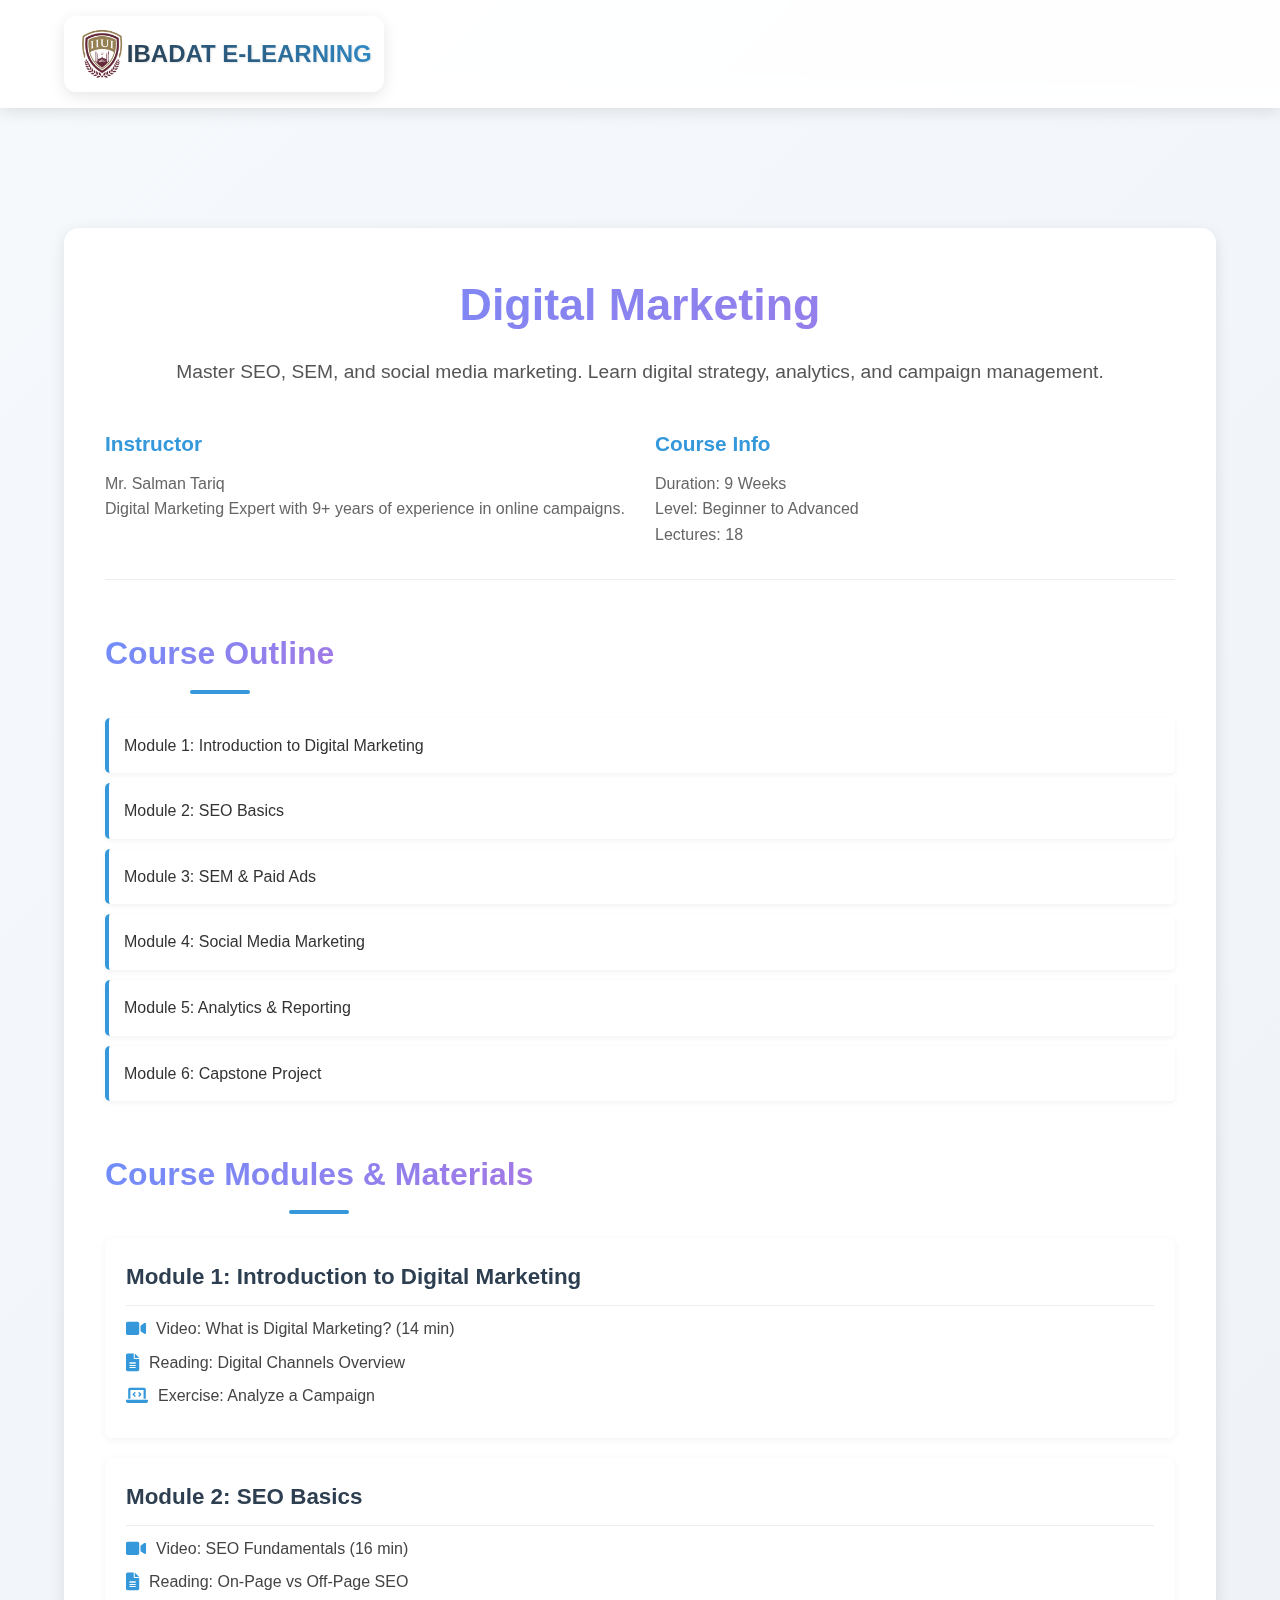
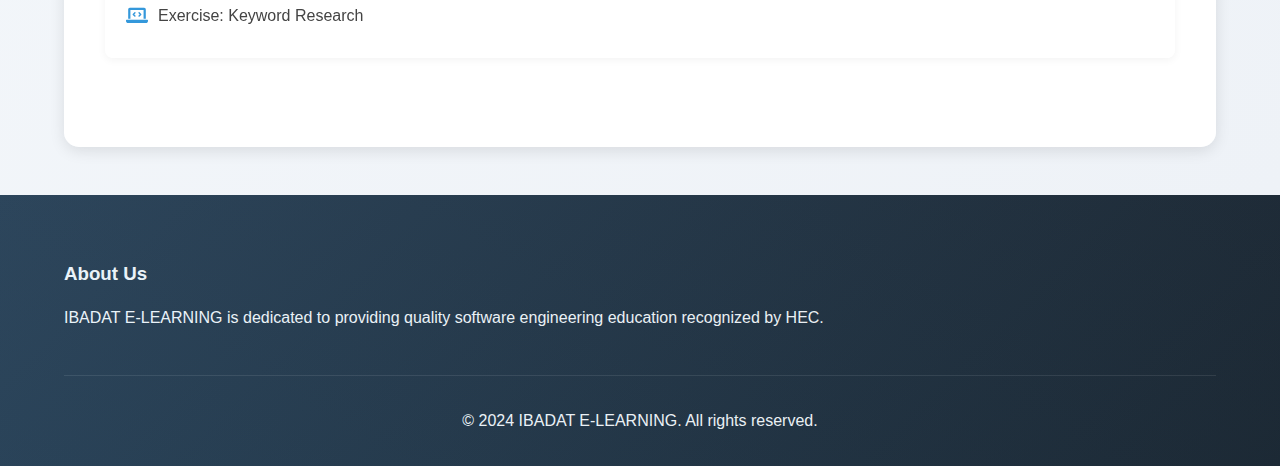
<file: course-digital-marketing.html>
<!DOCTYPE html>
<html lang="en">
<head>
    <meta charset="UTF-8">
    <meta name="viewport" content="width=device-width, initial-scale=1.0">
    <title>Digital Marketing - IBADAT E-LEARNING</title>
    <link rel="stylesheet" href="styles.css">
    <link rel="stylesheet" href="https://cdnjs.cloudflare.com/ajax/libs/font-awesome/6.0.0/css/all.min.css">
</head>
<body>
    <header>
        <nav class="navbar">
            <div class="logo">
                <img src="images/logo.png" alt="IBADAT E-LEARNING Logo">
                <span>IBADAT E-LEARNING</span>
            </div>
        </nav>
    </header>
    <section class="course-page">
        <div class="course-container">
            <h1>Digital Marketing</h1>
            <p class="course-description">Master SEO, SEM, and social media marketing. Learn digital strategy, analytics, and campaign management.</p>
            <div class="course-details">
                <div class="instructor-info">
                    <h3>Instructor</h3>
                    <p>Mr. Salman Tariq</p>
                    <p>Digital Marketing Expert with 9+ years of experience in online campaigns.</p>
                </div>
                <div class="course-meta-info">
                    <h3>Course Info</h3>
                    <p>Duration: 9 Weeks</p>
                    <p>Level: Beginner to Advanced</p>
                    <p>Lectures: 18</p>
                </div>
            </div>
            <div class="course-outline">
                <h2>Course Outline</h2>
                <ul>
                    <li>Module 1: Introduction to Digital Marketing</li>
                    <li>Module 2: SEO Basics</li>
                    <li>Module 3: SEM & Paid Ads</li>
                    <li>Module 4: Social Media Marketing</li>
                    <li>Module 5: Analytics & Reporting</li>
                    <li>Module 6: Capstone Project</li>
                </ul>
            </div>
            <div class="course-materials">
                <h2>Course Modules & Materials</h2>
                <div class="module">
                    <h3>Module 1: Introduction to Digital Marketing</h3>
                    <ul class="material-list">
                        <li><i class="fas fa-video"></i> Video: What is Digital Marketing? (14 min)</li>
                        <li><i class="fas fa-file-alt"></i> Reading: Digital Channels Overview</li>
                        <li><i class="fas fa-laptop-code"></i> Exercise: Analyze a Campaign</li>
                    </ul>
                </div>
                <div class="module">
                    <h3>Module 2: SEO Basics</h3>
                    <ul class="material-list">
                        <li><i class="fas fa-video"></i> Video: SEO Fundamentals (16 min)</li>
                        <li><i class="fas fa-file-alt"></i> Reading: On-Page vs Off-Page SEO</li>
                        <li><i class="fas fa-laptop-code"></i> Exercise: Keyword Research</li>
                    </ul>
                </div>
                <!-- Add more modules as needed -->
            </div>
        </div>
    </section>
    <footer>
        <div class="footer-content">
            <div class="footer-section">
                <h3>About Us</h3>
                <p>IBADAT E-LEARNING is dedicated to providing quality software engineering education recognized by HEC.</p>
            </div>
        </div>
        <div class="footer-bottom">
            <p>&copy; 2024 IBADAT E-LEARNING. All rights reserved.</p>
        </div>
    </footer>
</body>
</html>
</file>
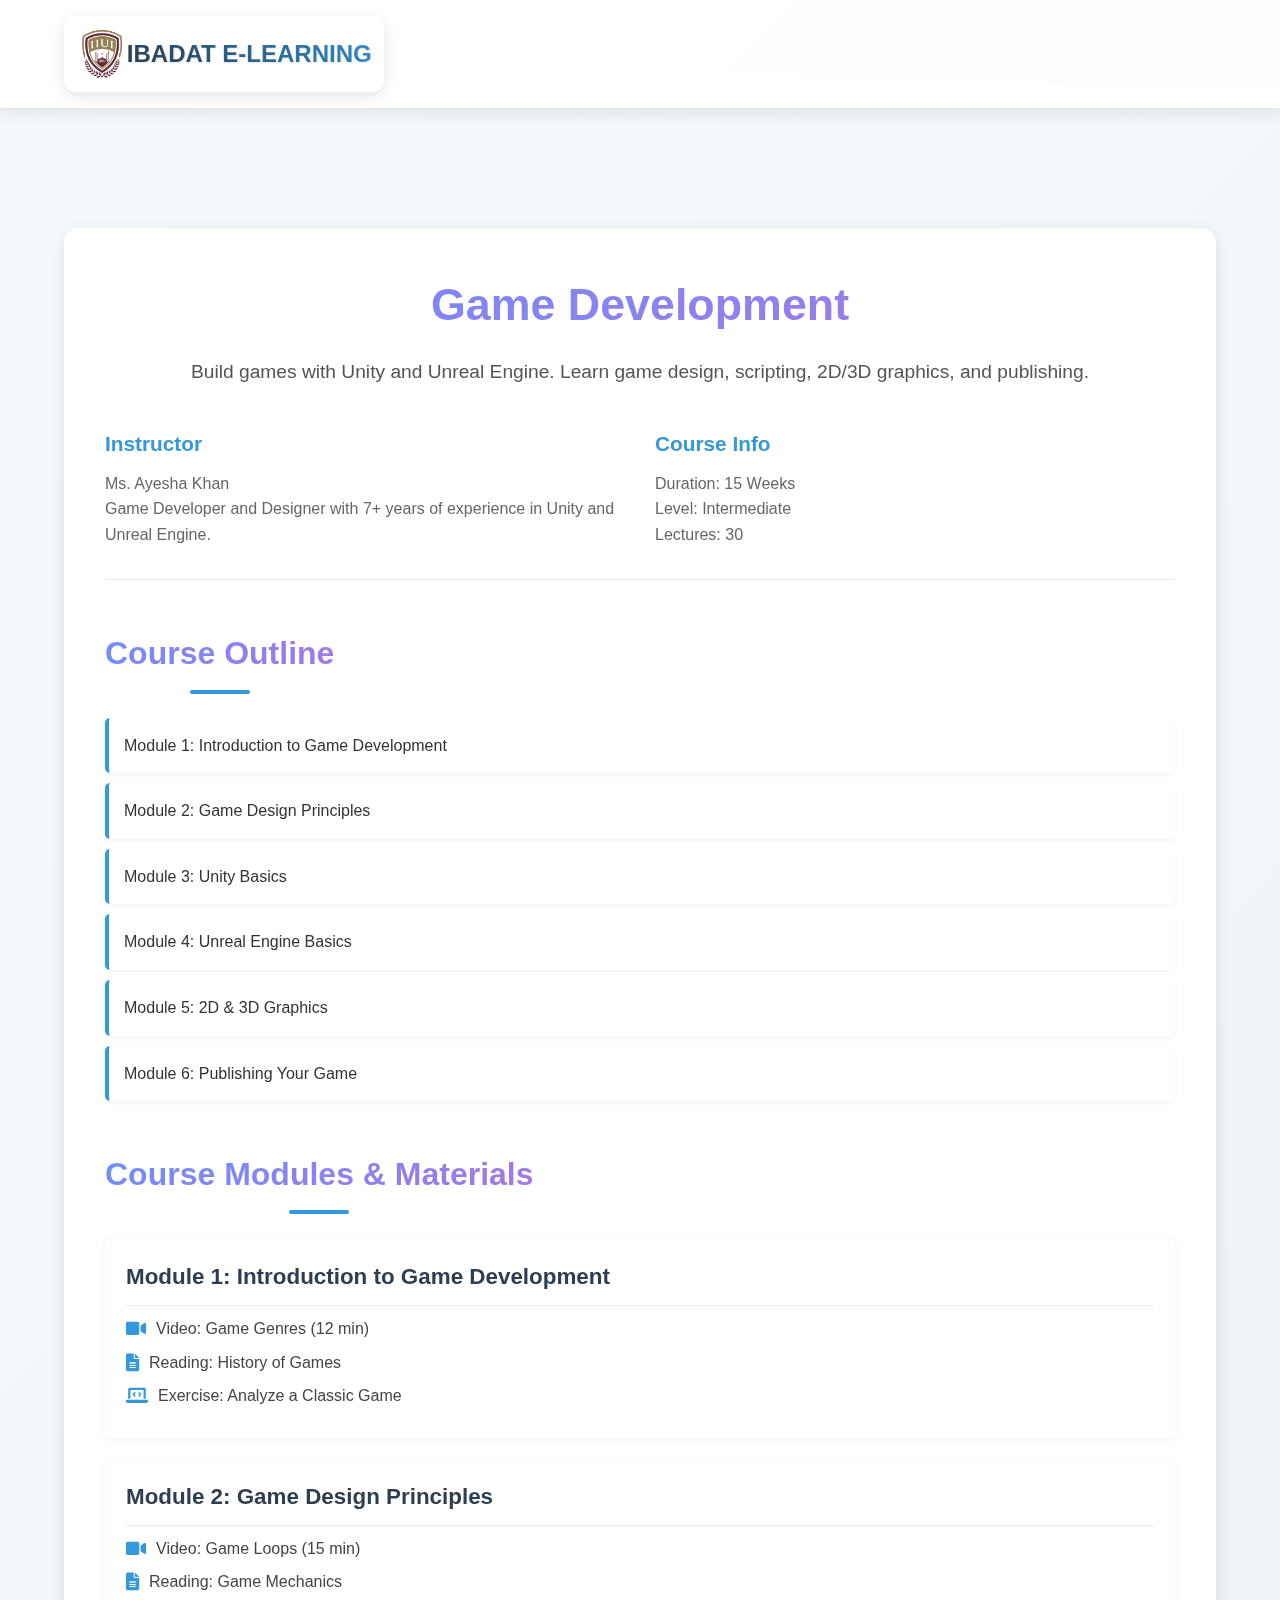
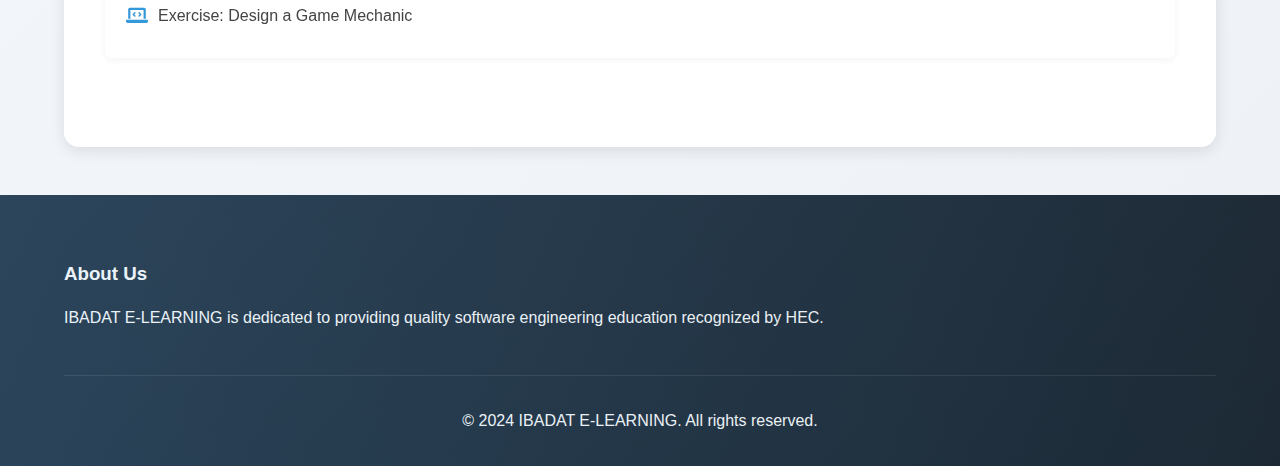
<file: course-game-development.html>
<!DOCTYPE html>
<html lang="en">
<head>
    <meta charset="UTF-8">
    <meta name="viewport" content="width=device-width, initial-scale=1.0">
    <title>Game Development - IBADAT E-LEARNING</title>
    <link rel="stylesheet" href="styles.css">
    <link rel="stylesheet" href="https://cdnjs.cloudflare.com/ajax/libs/font-awesome/6.0.0/css/all.min.css">
</head>
<body>
    <header>
        <nav class="navbar">
            <div class="logo">
                <img src="images/logo.png" alt="IBADAT E-LEARNING Logo">
                <span>IBADAT E-LEARNING</span>
            </div>
        </nav>
    </header>
    <section class="course-page">
        <div class="course-container">
            <h1>Game Development</h1>
            <p class="course-description">Build games with Unity and Unreal Engine. Learn game design, scripting, 2D/3D graphics, and publishing.</p>
            <div class="course-details">
                <div class="instructor-info">
                    <h3>Instructor</h3>
                    <p>Ms. Ayesha Khan</p>
                    <p>Game Developer and Designer with 7+ years of experience in Unity and Unreal Engine.</p>
                </div>
                <div class="course-meta-info">
                    <h3>Course Info</h3>
                    <p>Duration: 15 Weeks</p>
                    <p>Level: Intermediate</p>
                    <p>Lectures: 30</p>
                </div>
            </div>
            <div class="course-outline">
                <h2>Course Outline</h2>
                <ul>
                    <li>Module 1: Introduction to Game Development</li>
                    <li>Module 2: Game Design Principles</li>
                    <li>Module 3: Unity Basics</li>
                    <li>Module 4: Unreal Engine Basics</li>
                    <li>Module 5: 2D & 3D Graphics</li>
                    <li>Module 6: Publishing Your Game</li>
                </ul>
            </div>
            <div class="course-materials">
                <h2>Course Modules & Materials</h2>
                <div class="module">
                    <h3>Module 1: Introduction to Game Development</h3>
                    <ul class="material-list">
                        <li><i class="fas fa-video"></i> Video: Game Genres (12 min)</li>
                        <li><i class="fas fa-file-alt"></i> Reading: History of Games</li>
                        <li><i class="fas fa-laptop-code"></i> Exercise: Analyze a Classic Game</li>
                    </ul>
                </div>
                <div class="module">
                    <h3>Module 2: Game Design Principles</h3>
                    <ul class="material-list">
                        <li><i class="fas fa-video"></i> Video: Game Loops (15 min)</li>
                        <li><i class="fas fa-file-alt"></i> Reading: Game Mechanics</li>
                        <li><i class="fas fa-laptop-code"></i> Exercise: Design a Game Mechanic</li>
                    </ul>
                </div>
                <!-- Add more modules as needed -->
            </div>
        </div>
    </section>
    <footer>
        <div class="footer-content">
            <div class="footer-section">
                <h3>About Us</h3>
                <p>IBADAT E-LEARNING is dedicated to providing quality software engineering education recognized by HEC.</p>
            </div>
        </div>
        <div class="footer-bottom">
            <p>&copy; 2024 IBADAT E-LEARNING. All rights reserved.</p>
        </div>
    </footer>
</body>
</html>
</file>
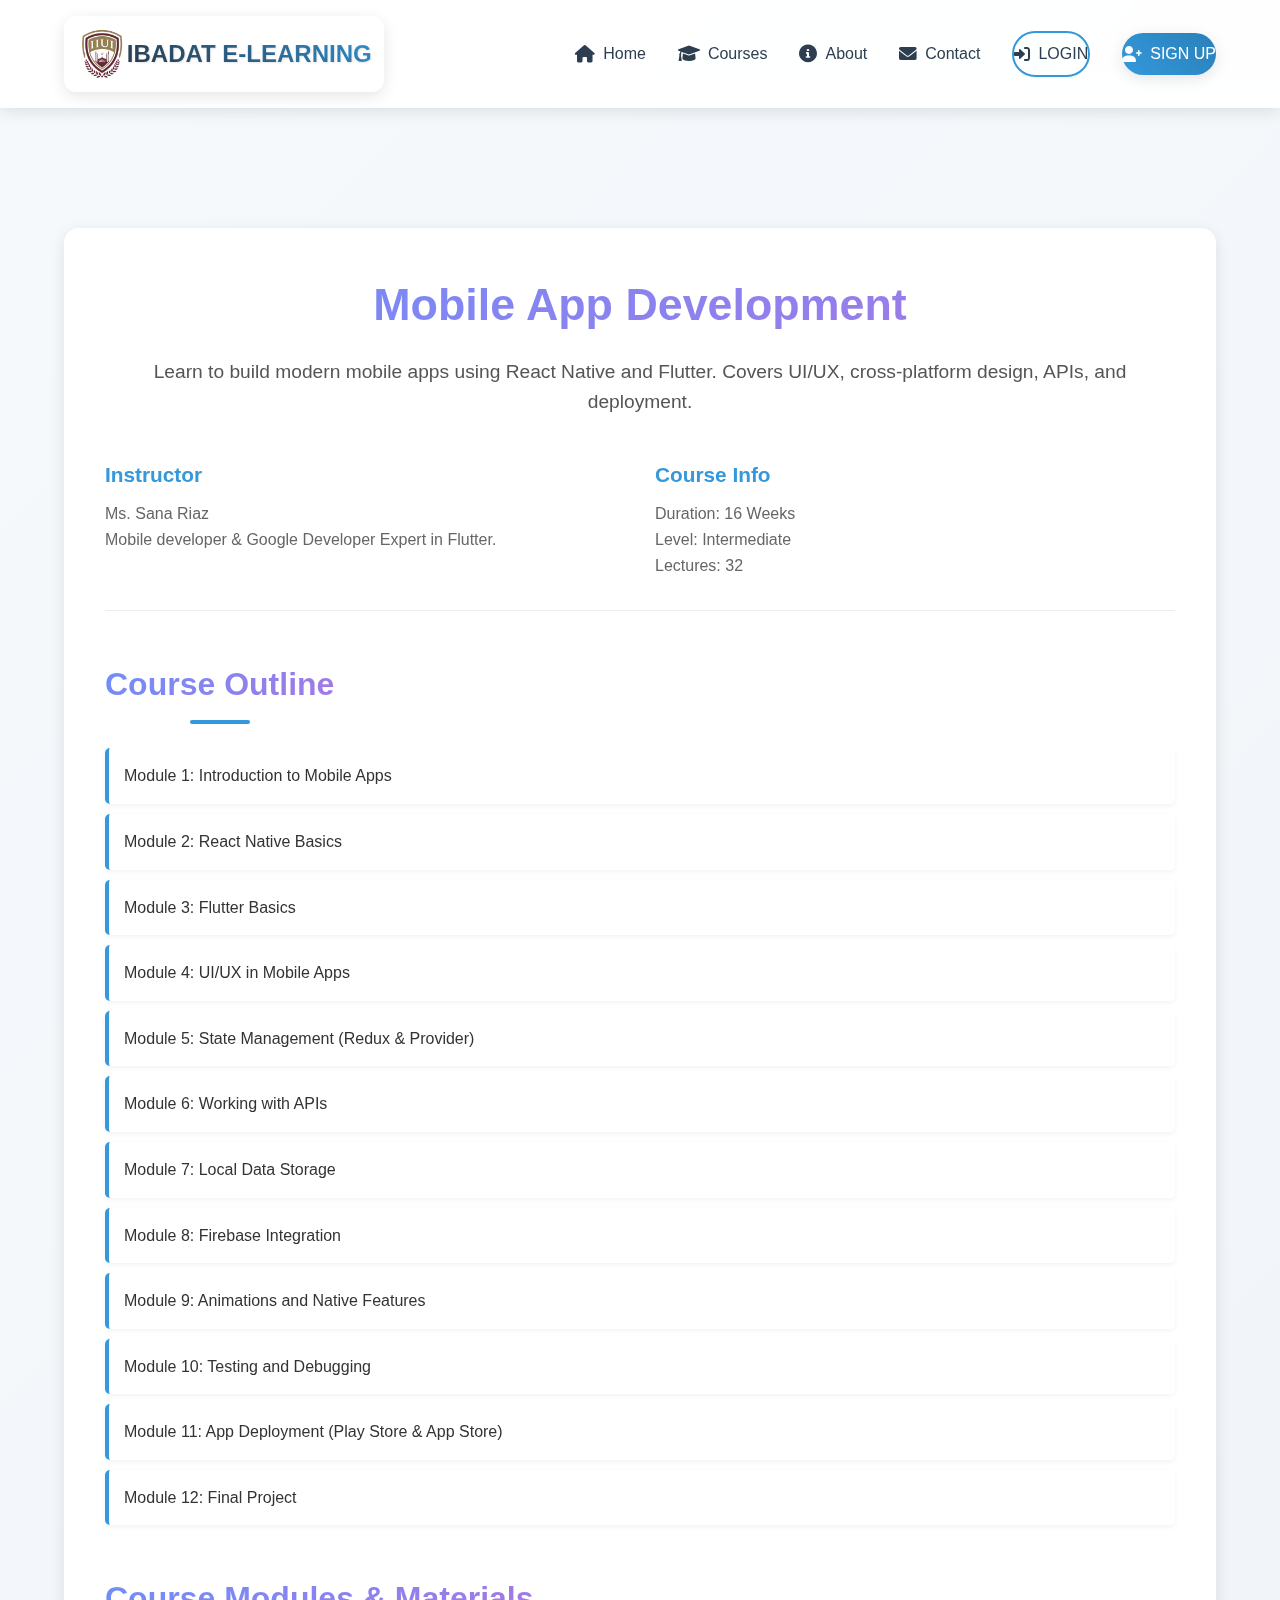
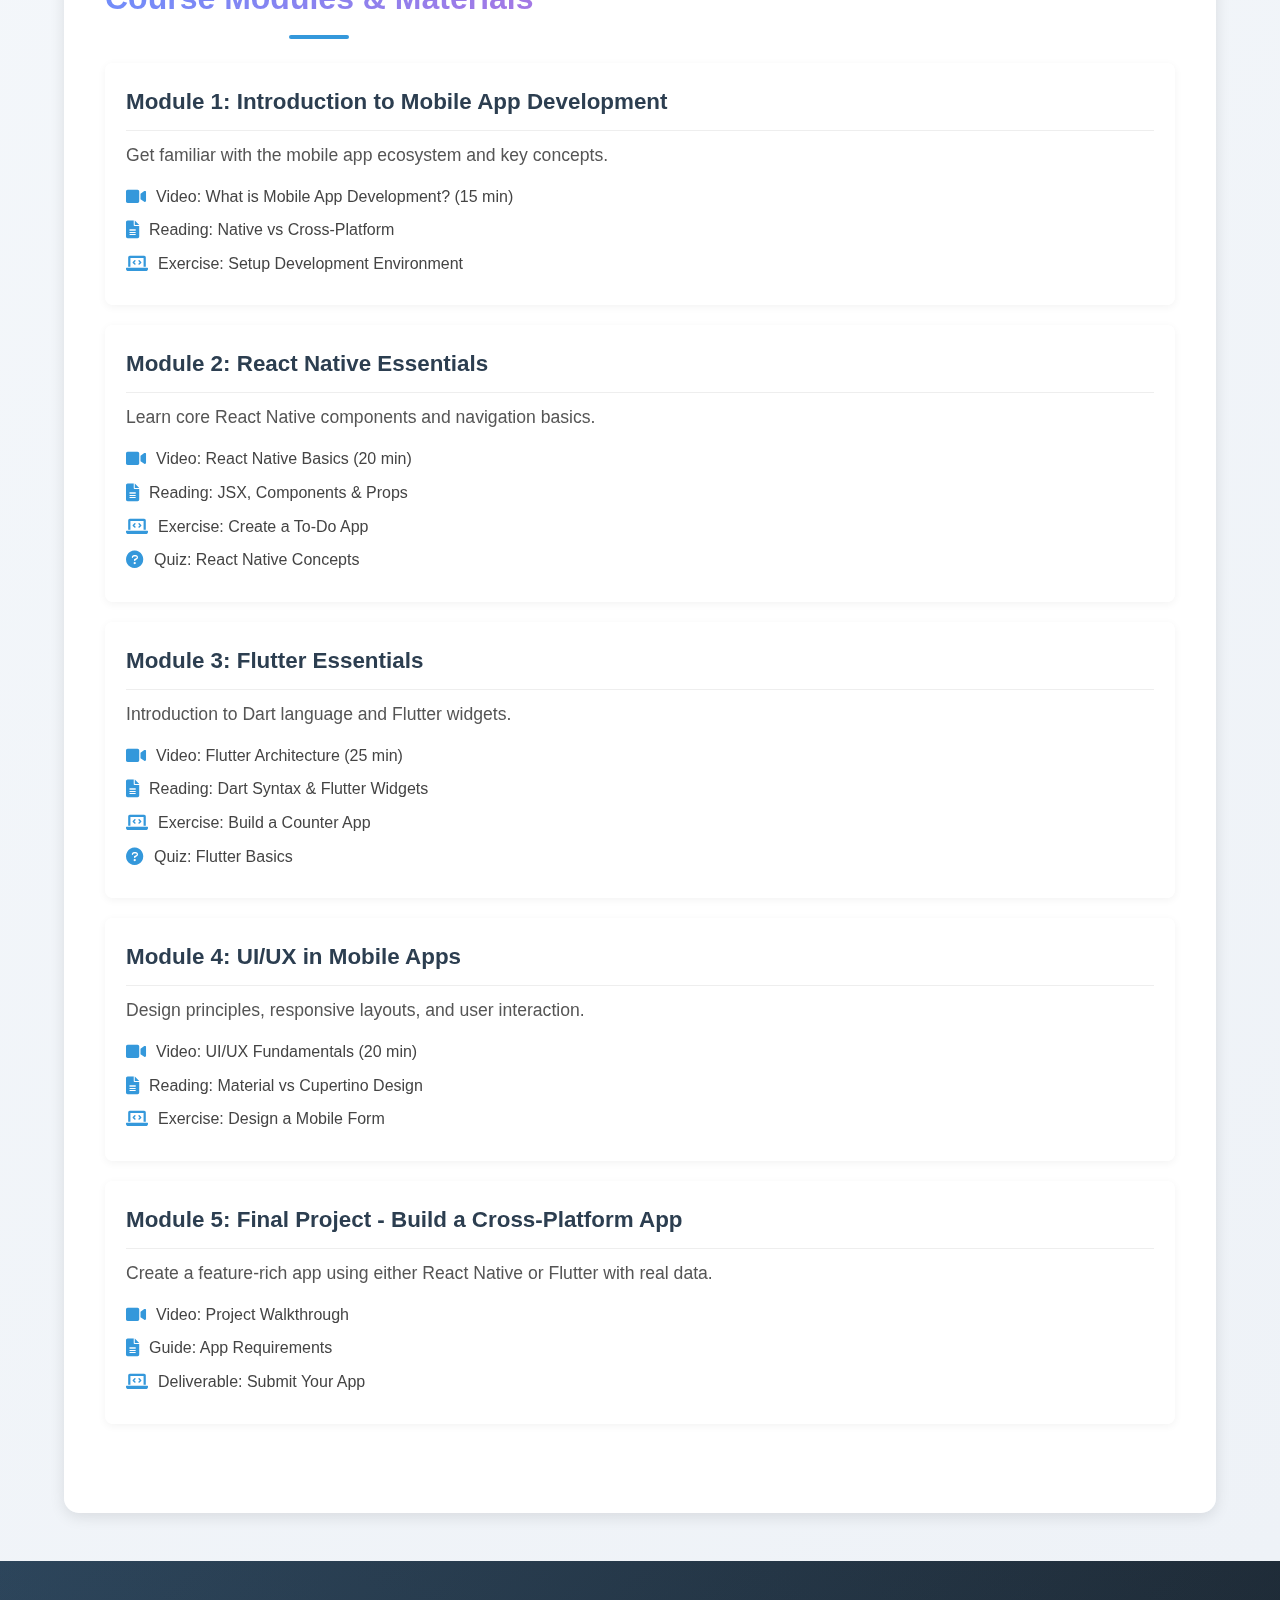
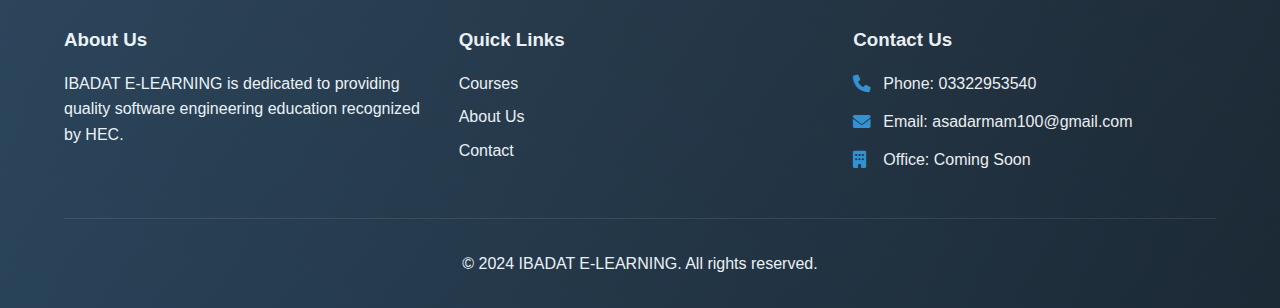
<file: course-mobile-app-development.html>
<!DOCTYPE html>
<html lang="en">
<head>
    <meta charset="UTF-8">
    <meta name="viewport" content="width=device-width, initial-scale=1.0">
    <title>Mobile App Development - IBADAT E-LEARNING</title>
    <link rel="stylesheet" href="styles.css">
    <link rel="stylesheet" href="https://cdnjs.cloudflare.com/ajax/libs/font-awesome/6.0.0/css/all.min.css">
</head>
<body>
    <!-- Header Section -->
    <header>
        <nav class="navbar">
            <div class="logo">
                <img src="images/logo.png" alt="IBADAT E-LEARNING Logo">
                <span>IBADAT E-LEARNING</span>
            </div>
            <ul class="nav-links">
                <li><a href="index.html#home"><i class="fas fa-home"></i> Home</a></li>
                <li><a href="index.html#courses"><i class="fas fa-graduation-cap"></i> Courses</a></li>
                <li><a href="index.html#about"><i class="fas fa-info-circle"></i> About</a></li>
                <li><a href="index.html#contact"><i class="fas fa-envelope"></i> Contact</a></li>
                <li class="nav-item logged-out-nav"><a href="#" class="login-btn"><i class="fas fa-sign-in-alt"></i> Login</a></li>
                <li class="nav-item logged-out-nav"><a href="#" class="signup-btn"><i class="fas fa-user-plus"></i> Sign Up</a></li>
                <li class="nav-item logged-in-nav" style="display: none;"><span class="welcome-message">Welcome,</span></li>
                <li class="nav-item logged-in-nav user-menu-container" style="display: none;">
                    <div class="user-info-trigger">
                        <i class="fas fa-user-circle"></i>
                        <span id="loggedInUsername">User</span>
                        <i class="fas fa-chevron-down dropdown-arrow"></i>
                    </div>
                    <div class="dropdown-menu">
                        <ul>
                            <li><a href="#" class="dropdown-link">My Courses</a></li>
                            <li><a href="#" class="dropdown-link" id="profileLink">My Profile</a></li>
                            <li><a href="#" class="dropdown-link">Settings</a></li>
                        </ul>
                    </div>
                </li>
                <li class="nav-item logged-in-nav" style="display: none;">
                    <a href="#" id="logoutBtn" class="logout-btn"><i class="fas fa-sign-out-alt"></i> Logout</a>
                </li>
            </ul>
        </nav>
    </header>

    <!-- Notification -->
    <div id="customNotification" class="notification">
        <p id="notificationMessage"></p>
    </div>

    <!-- Main Course Content -->
    <section class="course-page">
        <div class="course-container">
            <h1>Mobile App Development</h1>
            <p class="course-description">Learn to build modern mobile apps using React Native and Flutter. Covers UI/UX, cross-platform design, APIs, and deployment.</p>

            <div class="course-details">
                <div class="instructor-info">
                    <h3>Instructor</h3>
                    <p>Ms. Sana Riaz</p>
                    <p>Mobile developer & Google Developer Expert in Flutter.</p>
                </div>
                <div class="course-meta-info">
                    <h3>Course Info</h3>
                    <p>Duration: 16 Weeks</p>
                    <p>Level: Intermediate</p>
                    <p>Lectures: 32</p>
                </div>
            </div>

            <div class="course-outline">
                <h2>Course Outline</h2>
                <ul>
                    <li>Module 1: Introduction to Mobile Apps</li>
                    <li>Module 2: React Native Basics</li>
                    <li>Module 3: Flutter Basics</li>
                    <li>Module 4: UI/UX in Mobile Apps</li>
                    <li>Module 5: State Management (Redux & Provider)</li>
                    <li>Module 6: Working with APIs</li>
                    <li>Module 7: Local Data Storage</li>
                    <li>Module 8: Firebase Integration</li>
                    <li>Module 9: Animations and Native Features</li>
                    <li>Module 10: Testing and Debugging</li>
                    <li>Module 11: App Deployment (Play Store & App Store)</li>
                    <li>Module 12: Final Project</li>
                </ul>
            </div>

            <div class="course-materials">
                <h2>Course Modules & Materials</h2>

                <div class="module">
                    <h3>Module 1: Introduction to Mobile App Development</h3>
                    <p>Get familiar with the mobile app ecosystem and key concepts.</p>
                    <ul class="material-list">
                        <li><i class="fas fa-video"></i> Video: What is Mobile App Development? (15 min)</li>
                        <li><i class="fas fa-file-alt"></i> Reading: Native vs Cross-Platform</li>
                        <li><i class="fas fa-laptop-code"></i> Exercise: Setup Development Environment</li>
                    </ul>
                </div>

                <div class="module">
                    <h3>Module 2: React Native Essentials</h3>
                    <p>Learn core React Native components and navigation basics.</p>
                    <ul class="material-list">
                        <li><i class="fas fa-video"></i> Video: React Native Basics (20 min)</li>
                        <li><i class="fas fa-file-alt"></i> Reading: JSX, Components & Props</li>
                        <li><i class="fas fa-laptop-code"></i> Exercise: Create a To-Do App</li>
                        <li><i class="fas fa-question-circle"></i> Quiz: React Native Concepts</li>
                    </ul>
                </div>

                <div class="module">
                    <h3>Module 3: Flutter Essentials</h3>
                    <p>Introduction to Dart language and Flutter widgets.</p>
                    <ul class="material-list">
                        <li><i class="fas fa-video"></i> Video: Flutter Architecture (25 min)</li>
                        <li><i class="fas fa-file-alt"></i> Reading: Dart Syntax & Flutter Widgets</li>
                        <li><i class="fas fa-laptop-code"></i> Exercise: Build a Counter App</li>
                        <li><i class="fas fa-question-circle"></i> Quiz: Flutter Basics</li>
                    </ul>
                </div>

                <div class="module">
                    <h3>Module 4: UI/UX in Mobile Apps</h3>
                    <p>Design principles, responsive layouts, and user interaction.</p>
                    <ul class="material-list">
                        <li><i class="fas fa-video"></i> Video: UI/UX Fundamentals (20 min)</li>
                        <li><i class="fas fa-file-alt"></i> Reading: Material vs Cupertino Design</li>
                        <li><i class="fas fa-laptop-code"></i> Exercise: Design a Mobile Form</li>
                    </ul>
                </div>

                <div class="module">
                    <h3>Module 5: Final Project - Build a Cross-Platform App</h3>
                    <p>Create a feature-rich app using either React Native or Flutter with real data.</p>
                    <ul class="material-list">
                        <li><i class="fas fa-video"></i> Video: Project Walkthrough</li>
                        <li><i class="fas fa-file-alt"></i> Guide: App Requirements</li>
                        <li><i class="fas fa-laptop-code"></i> Deliverable: Submit Your App</li>
                    </ul>
                </div>

                <!-- Add more modules if needed -->
            </div>
        </div>
    </section>

    <!-- Footer -->
    <footer>
        <div class="footer-content">
            <div class="footer-section">
                <h3>About Us</h3>
                <p>IBADAT E-LEARNING is dedicated to providing quality software engineering education recognized by HEC.</p>
            </div>
            <div class="footer-section">
                <h3>Quick Links</h3>
                <ul>
                    <li><a href="index.html#courses">Courses</a></li>
                    <li><a href="index.html#about">About Us</a></li>
                    <li><a href="index.html#contact">Contact</a></li>
                </ul>
            </div>
            <div class="footer-section">
                <h3>Contact Us</h3>
                <p><i class="fas fa-phone"></i> Phone: 03322953540</p>
                <p><i class="fas fa-envelope"></i> Email: asadarmam100@gmail.com</p>
                <p><i class="fas fa-building"></i> Office: Coming Soon</p>
            </div>
        </div>
        <div class="footer-bottom">
            <p>&copy; 2024 IBADAT E-LEARNING. All rights reserved.</p>
        </div>
    </footer>

    <script src="script.js"></script>
</body>
</html>
</file>
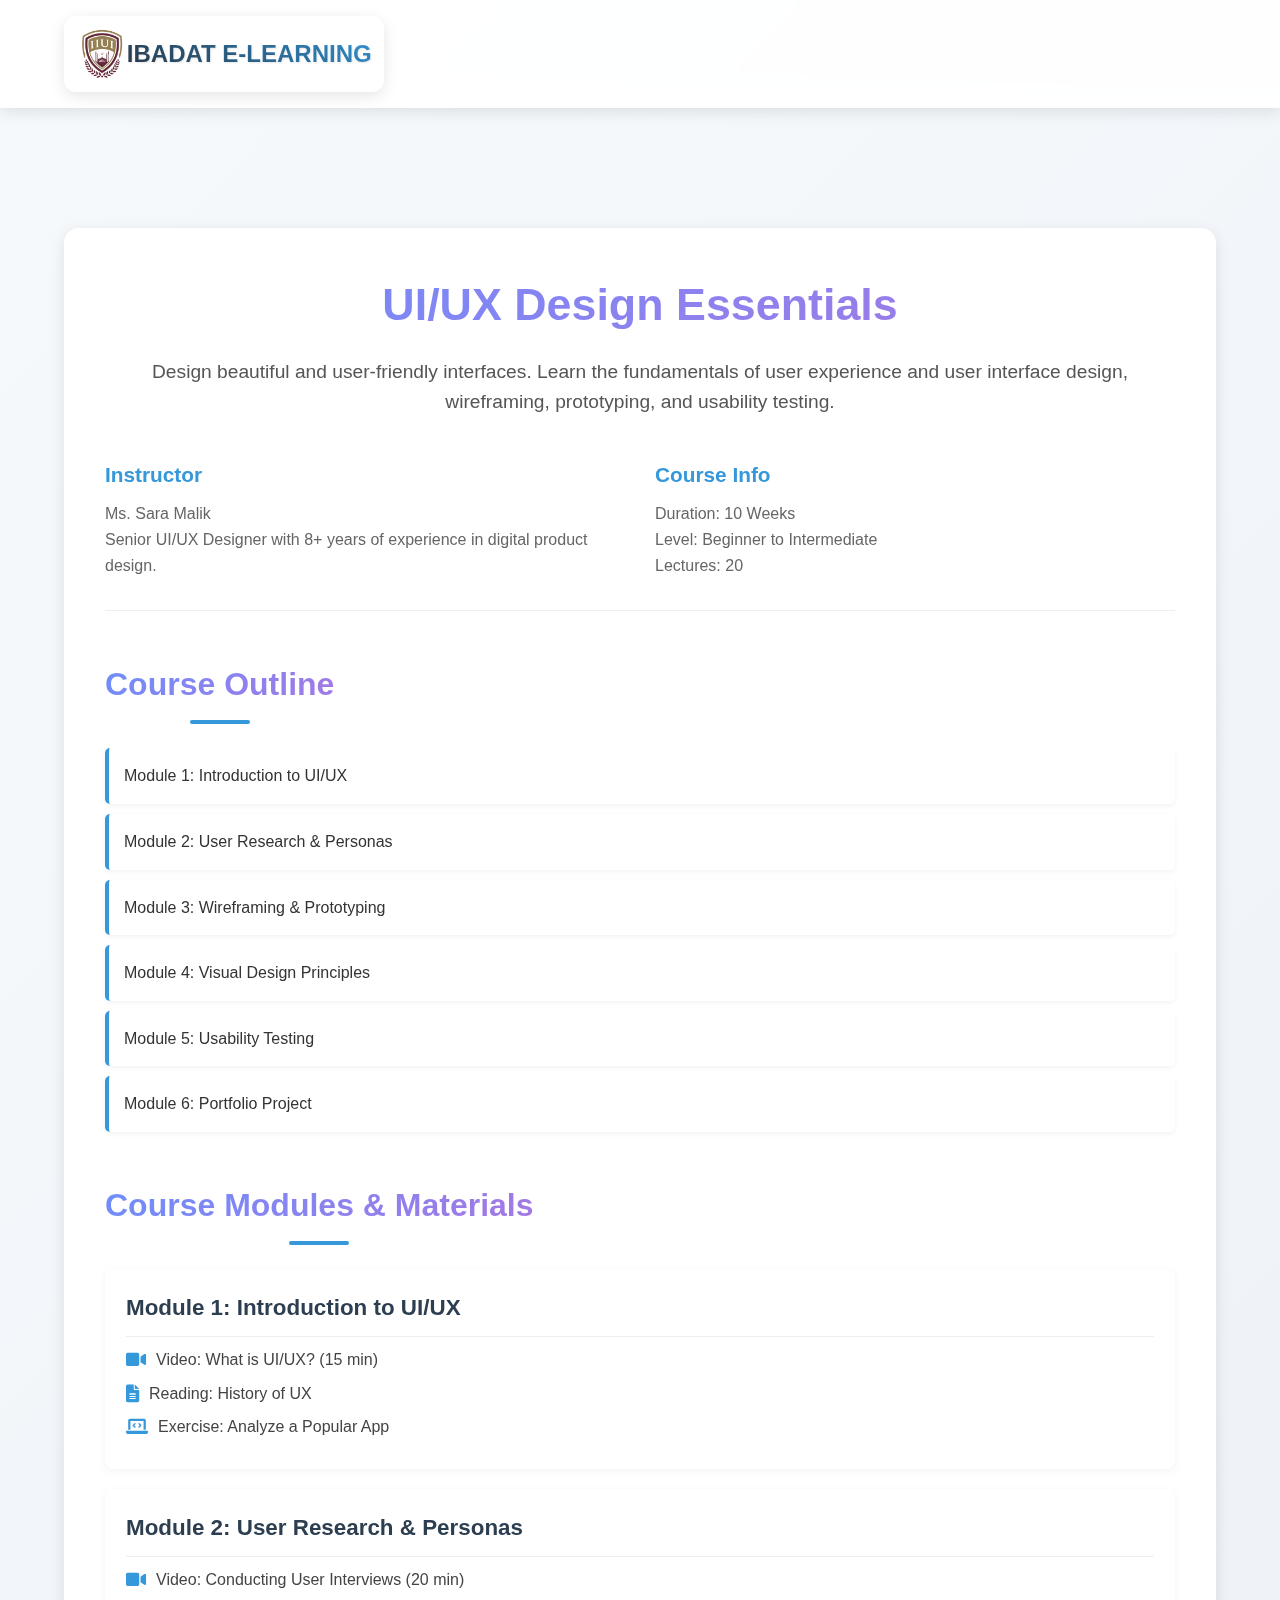
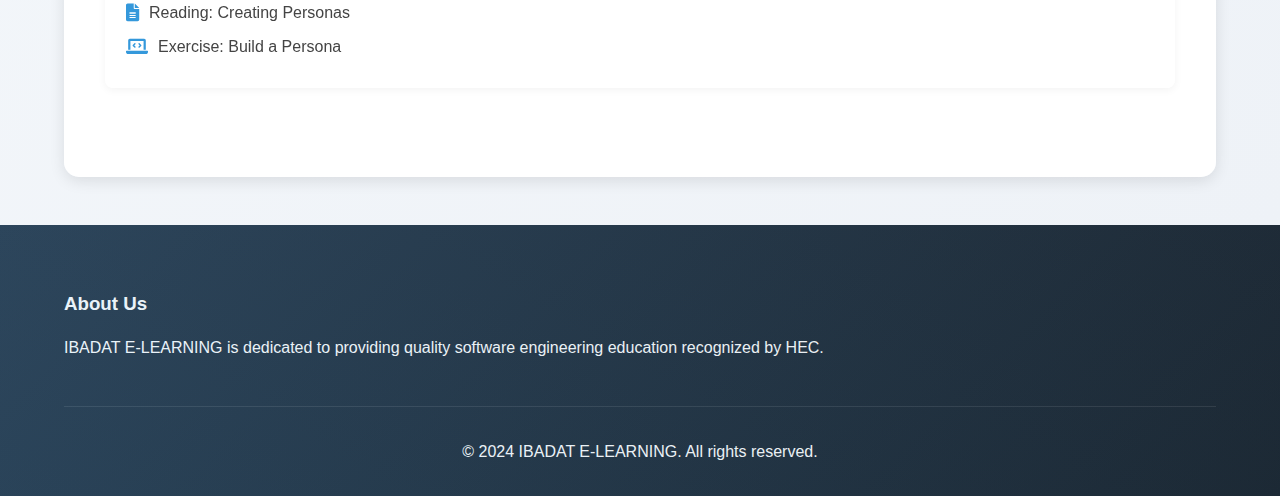
<file: course-ui-ux-design.html>
<!DOCTYPE html>
<html lang="en">
<head>
    <meta charset="UTF-8">
    <meta name="viewport" content="width=device-width, initial-scale=1.0">
    <title>UI/UX Design Essentials - IBADAT E-LEARNING</title>
    <link rel="stylesheet" href="styles.css">
    <link rel="stylesheet" href="https://cdnjs.cloudflare.com/ajax/libs/font-awesome/6.0.0/css/all.min.css">
</head>
<body>
    <header>
        <nav class="navbar">
            <div class="logo">
                <img src="images/logo.png" alt="IBADAT E-LEARNING Logo">
                <span>IBADAT E-LEARNING</span>
            </div>
        </nav>
    </header>
    <section class="course-page">
        <div class="course-container">
            <h1>UI/UX Design Essentials</h1>
            <p class="course-description">Design beautiful and user-friendly interfaces. Learn the fundamentals of user experience and user interface design, wireframing, prototyping, and usability testing.</p>
            <div class="course-details">
                <div class="instructor-info">
                    <h3>Instructor</h3>
                    <p>Ms. Sara Malik</p>
                    <p>Senior UI/UX Designer with 8+ years of experience in digital product design.</p>
                </div>
                <div class="course-meta-info">
                    <h3>Course Info</h3>
                    <p>Duration: 10 Weeks</p>
                    <p>Level: Beginner to Intermediate</p>
                    <p>Lectures: 20</p>
                </div>
            </div>
            <div class="course-outline">
                <h2>Course Outline</h2>
                <ul>
                    <li>Module 1: Introduction to UI/UX</li>
                    <li>Module 2: User Research & Personas</li>
                    <li>Module 3: Wireframing & Prototyping</li>
                    <li>Module 4: Visual Design Principles</li>
                    <li>Module 5: Usability Testing</li>
                    <li>Module 6: Portfolio Project</li>
                </ul>
            </div>
            <div class="course-materials">
                <h2>Course Modules & Materials</h2>
                <div class="module">
                    <h3>Module 1: Introduction to UI/UX</h3>
                    <ul class="material-list">
                        <li><i class="fas fa-video"></i> Video: What is UI/UX? (15 min)</li>
                        <li><i class="fas fa-file-alt"></i> Reading: History of UX</li>
                        <li><i class="fas fa-laptop-code"></i> Exercise: Analyze a Popular App</li>
                    </ul>
                </div>
                <div class="module">
                    <h3>Module 2: User Research & Personas</h3>
                    <ul class="material-list">
                        <li><i class="fas fa-video"></i> Video: Conducting User Interviews (20 min)</li>
                        <li><i class="fas fa-file-alt"></i> Reading: Creating Personas</li>
                        <li><i class="fas fa-laptop-code"></i> Exercise: Build a Persona</li>
                    </ul>
                </div>
                <!-- Add more modules as needed -->
            </div>
        </div>
    </section>
    <footer>
        <div class="footer-content">
            <div class="footer-section">
                <h3>About Us</h3>
                <p>IBADAT E-LEARNING is dedicated to providing quality software engineering education recognized by HEC.</p>
            </div>
        </div>
        <div class="footer-bottom">
            <p>&copy; 2024 IBADAT E-LEARNING. All rights reserved.</p>
        </div>
    </footer>
</body>
</html>
</file>
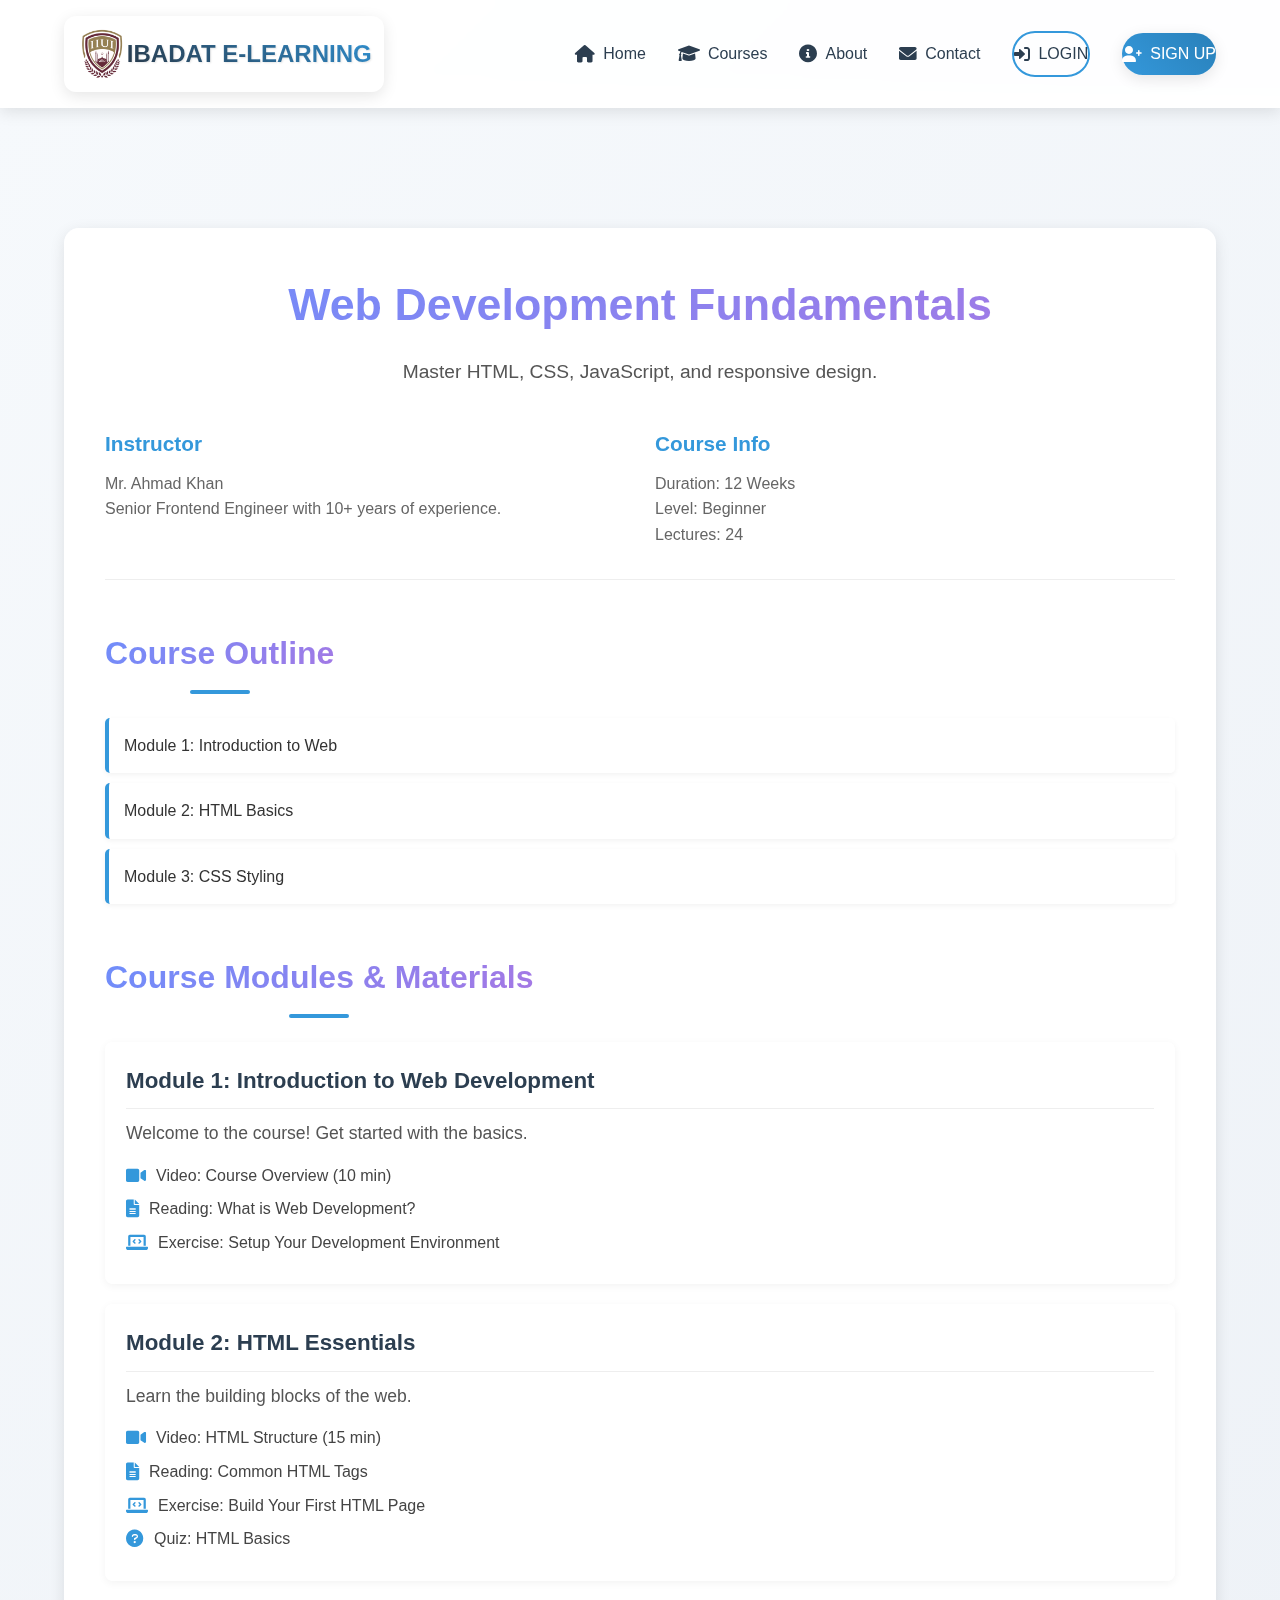
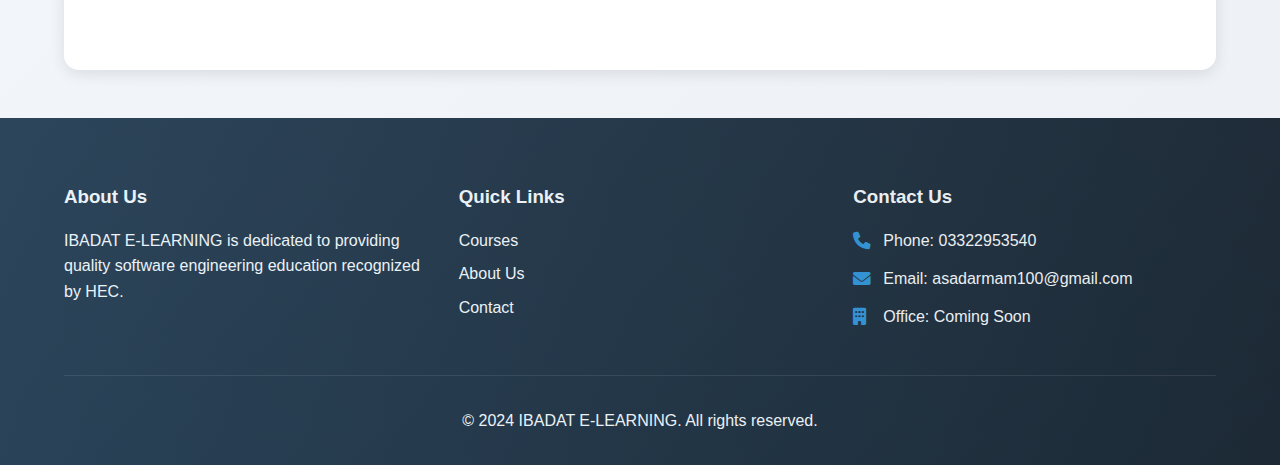
<file: course-web-development.html>
<!DOCTYPE html>
<html lang="en">
<head>
    <meta charset="UTF-8">
    <meta name="viewport" content="width=device-width, initial-scale=1.0">
    <title>Course Title - IBADAT E-LEARNING</title>
    <link rel="stylesheet" href="styles.css">
    <link rel="stylesheet" href="https://cdnjs.cloudflare.com/ajax/libs/font-awesome/6.0.0/css/all.min.css">
</head>
<body>
    <!-- Header Section -->
    <header>
        <nav class="navbar">
            <div class="logo">
                <img src="images/logo.png" alt="IBADAT E-LEARNING Logo">
                <span>IBADAT E-LEARNING</span>
            </div>
            <ul class="nav-links">
                <li><a href="index.html#home"><i class="fas fa-home"></i> Home</a></li>
                <li><a href="index.html#courses"><i class="fas fa-graduation-cap"></i> Courses</a></li>
                <li><a href="index.html#about"><i class="fas fa-info-circle"></i> About</a></li>
                <li><a href="index.html#contact"><i class="fas fa-envelope"></i> Contact</a></li>
                <!-- Logged Out State -->
                <li class="nav-item logged-out-nav">
                    <a href="#" class="login-btn"><i class="fas fa-sign-in-alt"></i> Login</a>
                </li>
                <li class="nav-item logged-out-nav">
                    <a href="#" class="signup-btn"><i class="fas fa-user-plus"></i> Sign Up</a>
                </li>
                <!-- Logged In State -->
                <li class="nav-item logged-in-nav" style="display: none;">
                     <span class="welcome-message">Welcome,</span>
                </li>
                 <li class="nav-item logged-in-nav user-menu-container" style="display: none;">
                     <div class="user-info-trigger">
                         <i class="fas fa-user-circle"></i> <!-- Basic profile picture icon -->
                         <span id="loggedInUsername">User</span> <!-- Placeholder for username -->
                         <i class="fas fa-chevron-down dropdown-arrow"></i> <!-- Dropdown arrow -->
                     </div>
                     <div class="dropdown-menu">
                         <ul>
                             <li><a href="#" class="dropdown-link">My Courses</a></li>
                             <li><a href="#" class="dropdown-link" id="profileLink">My Profile</a></li>
                             <li><a href="#" class="dropdown-link">Settings</a></li>
                         </ul>
                     </div>
                </li>
                <li class="nav-item logged-in-nav" style="display: none;">
                    <a href="#" id="logoutBtn" class="logout-btn"><i class="fas fa-sign-out-alt"></i> Logout</a>
                </li>
            </ul>
        </nav>
    </header>

    <!-- Custom Notification -->
    <div id="customNotification" class="notification">
        <p id="notificationMessage"></p>
    </div>

    <!-- Main Course Content Area -->
    <section class="course-page">
        <div class="course-container">
            <h1>Web Development Fundamentals</h1>
            <p class="course-description">Master HTML, CSS, JavaScript, and responsive design.</p>
            
            <div class="course-details">
                <div class="instructor-info">
                    <h3>Instructor</h3>
                    <p>Mr. Ahmad Khan</p>
                    <p>Senior Frontend Engineer with 10+ years of experience.</p>
                </div>
                <div class="course-meta-info">
                    <h3>Course Info</h3>
                    <p>Duration: 12 Weeks</p>
                    <p>Level: Beginner</p>
                    <p>Lectures: 24</p>
                </div>
            </div>

            <div class="course-outline">
                <h2>Course Outline</h2>
                <ul>
                    <li>Module 1: Introduction to Web</li><li>Module 2: HTML Basics</li><li>Module 3: CSS Styling</li>
                    
                    
                    <!-- Add more modules as needed -->
                </ul>
            </div>

            <div class="course-materials">
                <h2>Course Modules & Materials</h2>
                <div class="module">
                    <h3>Module 1: Introduction to Web Development</h3>
                    <p>Welcome to the course! Get started with the basics.</p>
                    <ul class="material-list">
                        <li><i class="fas fa-video"></i> Video: Course Overview (10 min)</li>
                        <li><i class="fas fa-file-alt"></i> Reading: What is Web Development?</li>
                        <li><i class="fas fa-laptop-code"></i> Exercise: Setup Your Development Environment</li>
                    </ul>
                </div>
                <div class="module">
                    <h3>Module 2: HTML Essentials</h3>
                    <p>Learn the building blocks of the web.</p>
                    <ul class="material-list">
                        <li><i class="fas fa-video"></i> Video: HTML Structure (15 min)</li>
                        <li><i class="fas fa-file-alt"></i> Reading: Common HTML Tags</li>
                        <li><i class="fas fa-laptop-code"></i> Exercise: Build Your First HTML Page</li>
                        <li><i class="fas fa-question-circle"></i> Quiz: HTML Basics</li>
                    </ul>
                </div>
                <!-- Add more modules as needed -->
            </div>
        </div>
    </section>

    <!-- Footer -->
    <footer>
        <div class="footer-content">
            <div class="footer-section">
                <h3>About Us</h3>
                <p>IBADAT E-LEARNING is dedicated to providing quality software engineering education recognized by HEC.</p>
            </div>
            <div class="footer-section">
                <h3>Quick Links</h3>
                <ul>
                    <li><a href="index.html#courses">Courses</a></li>
                    <li><a href="index.html#about">About Us</a></li>
                    <li><a href="index.html#contact">Contact</a></li>
                </ul>
            </div>
            <div class="footer-section">
                <h3>Contact Us</h3>
                <p><i class="fas fa-phone"></i> Phone: 03322953540</p>
                <p><i class="fas fa-envelope"></i> Email: asadarmam100@gmail.com</p>
                <p><i class="fas fa-building"></i> Office: Coming Soon</p>
            </div>
        </div>
        <div class="footer-bottom">
            <p>&copy; 2024 IBADAT E-LEARNING. All rights reserved.</p>
        </div>
    </footer>

    <script src="script.js"></script>
</body>
</html>
</file>
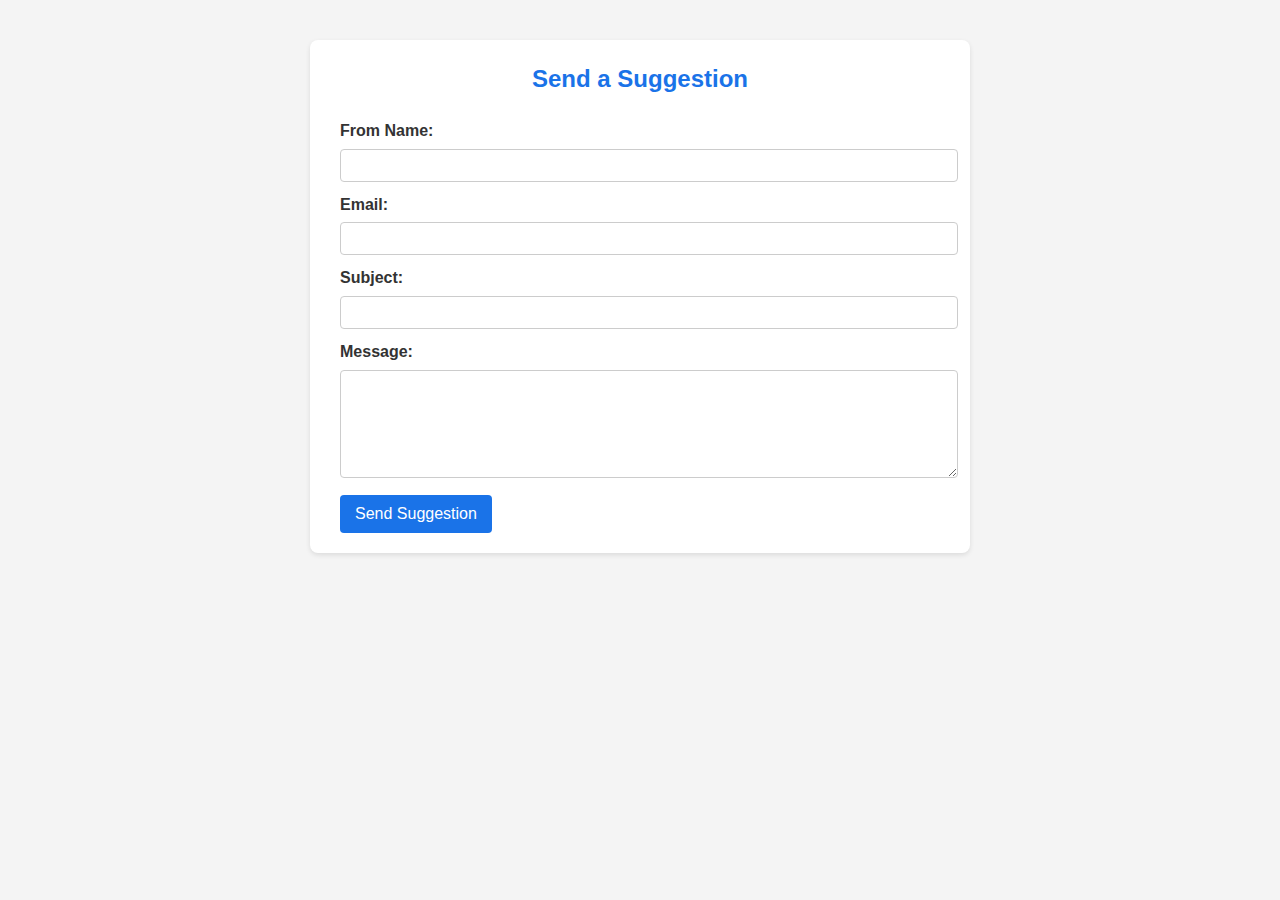
<file: suggestion_form.html>
<!DOCTYPE html>
<html lang="en">
<head>
  <meta charset="UTF-8">
  <meta name="viewport" content="width=device-width, initial-scale=1.0">
  <title>New Suggestion Received</title>
  <style>
    body {
      font-family: sans-serif;
      line-height: 1.6;
      color: #333;
      margin: 0;
      padding: 20px;
      background-color: #f4f4f4;
    }
    .container {
      max-width: 600px;
      margin: 20px auto;
      background: #fff;
      padding: 20px 30px;
      border-radius: 8px;
      box-shadow: 0 2px 5px rgba(0, 0, 0, 0.1);
    }
    h2 {
      color: #1a73e8;
      margin-top: 0;
      text-align: center;
    }
    p {
      margin-bottom: 10px;
    }
    .message-body {
      margin-top: 20px;
      padding: 15px;
      background-color: #e9e9e9;
      border-left: 4px solid #1a73e8;
      white-space: pre-wrap; /* Preserve line breaks in message */
    }
    label {
        display: block;
        margin-bottom: 5px;
        font-weight: bold;
    }
    input[type="text"], input[type="email"], textarea {
        width: 100%;
        padding: 8px;
        margin-bottom: 10px;
        border: 1px solid #ccc;
        border-radius: 4px;
    }
    button {
        background-color: #1a73e8;
        color: white;
        padding: 10px 15px;
        border: none;
        border-radius: 4px;
        cursor: pointer;
        font-size: 16px;
    }
    button:hover {
        background-color: #155acb;
    }
  </style>
</head>
<body>
  <div class="container">
    <h2>Send a Suggestion</h2>

    <form id="suggestionForm" onsubmit="sendSuggestion(event)">
      <div>
        <label for="fromNameInput">From Name:</label>
        <input type="text" id="fromNameInput" required>
      </div>
      <div>
        <label for="fromEmailInput">Email:</label>
        <input type="email" id="fromEmailInput" required>
      </div>
      <div>
        <label for="subjectInput">Subject:</label>
        <input type="text" id="subjectInput" required>
      </div>
      <div>
        <label for="messageInput">Message:</label>
        <textarea id="messageInput" rows="6" required></textarea>
      </div>
      <button type="submit">Send Suggestion</button>
    </form>
  </div>

  <!-- Although the HTML structure for the email is above, the form below collects the data to send -->
  <!-- Include the MailJS script -->
  <script type="text/javascript" src="https://cdn.emailjs.com/sdk/2.3.2/email.min.js"></script>
  <script type="text/javascript">
    (function(){
      // Replace with your MailJS User ID
      emailjs.init("7AH0UPvLvuzESU-fm");
    })();

    function sendSuggestion(event) {
      event.preventDefault(); // Prevent the default form submission

      // Get data from form inputs
      const templateParams = {
        // You can set a static name here if needed, or get it from another input
        name: "Website User",
        from_name: document.getElementById('fromNameInput').value,
        from_email: document.getElementById('fromEmailInput').value,
        subject: document.getElementById('subjectInput').value,
        message: document.getElementById('messageInput').value,
      };

      // Replace with your MailJS Service ID and Template ID
      const serviceID = 'service_mwkpo7h';
      const templateID = 'template_ok6qxc1';

      emailjs.send(serviceID, templateID, templateParams)
        .then(function(response) {
           console.log('SUCCESS!', response.status, response.text);
           alert('Suggestion sent successfully!');
           document.getElementById('suggestionForm').reset(); // Clear the form
        }, function(error) {
           console.log('FAILED...', error);
           alert('Failed to send suggestion.');
        });
    }
  </script>
</body>
</html>
</file>
<file: styles.css>
/* Reset and Base Styles */
* {
    margin: 0;
    padding: 0;
    box-sizing: border-box;
}

:root {
    --primary-color: #3498db;
    --secondary-color: #2c3e50;
    --accent-color: #e74c3c;
    --text-color: #333;
    --light-bg: #f8f9fa;
    --white: #ffffff;
    --shadow: 0 4px 15px rgba(0, 0, 0, 0.1);
    --transition: all 0.3s ease;
    --gradient-1: linear-gradient(135deg, #6e8efb, #a777e3);
    --gradient-2: linear-gradient(135deg, #00c6fb, #005bea);
    --gradient-3: linear-gradient(135deg, #f6d365, #fda085);
    --gradient-4: linear-gradient(135deg, #84fab0, #8fd3f4);
    --navbar-height: 90px; /* Increased padding to account for fixed header */
}

body {
    font-family: 'Segoe UI', Tahoma, Geneva, Verdana, sans-serif;
    line-height: 1.6;
    color: var(--text-color);
    overflow-x: hidden;
    background: linear-gradient(135deg, #f5f7fa 0%, #c3cfe2 100%);
    padding-top: var(--navbar-height); /* Add padding to account for fixed header */
}

/* Enhanced Header and Navigation */
.navbar {
    display: flex;
    justify-content: space-between;
    align-items: center;
    padding: 1rem 5%;
    background: rgba(255, 255, 255, 0.95);
    backdrop-filter: blur(10px);
    box-shadow: var(--shadow);
    position: fixed;
    width: 100%;
    top: 0;
    z-index: 1000;
    transition: var(--transition);
    gap: 1rem;
}

.navbar.scrolled {
    padding: 0.8rem 5%;
    background-color: rgba(255, 255, 255, 0.98);
}

.logo {
    display: flex;
    align-items: center;
    gap: 1 rem;
    background-color: var(--white);
    padding: 0.8rem;
    border-radius: 12px;
    box-shadow: var(--shadow);
    transition: var(--transition);
    margin-left: 0;
}

.logo:hover {
    transform: translateY(-2px);
    box-shadow: 0 6px 20px rgba(0, 0, 0, 0.15);
}

.logo img {
    height: 50px;
    width: auto;
    object-fit: contain;
    transition: var(--transition);
}

.logo span {
    font-size: 1.5rem;
    font-weight: bold;
    color: var(--secondary-color);
    text-shadow: 1px 1px 2px rgba(0,0,0,0.1);
    background: linear-gradient(45deg, var(--secondary-color), var(--primary-color));
    -webkit-background-clip: text;
    background-clip: text;
    -webkit-text-fill-color: transparent;
    white-space: nowrap; /* Prevent text from wrapping */
}

.nav-links {
    display: flex;
    list-style: none;
    gap: 2rem;
    align-items: center;
}

.nav-links a {
    text-decoration: none;
    color: var(--secondary-color);
    font-weight: 500;
    transition: var(--transition);
    display: flex;
    align-items: center;
    gap: 8px;
    position: relative;
    padding: 0.5rem 0;
}

.nav-links a::after {
    content: '';
    position: absolute;
    bottom: 0;
    left: 0;
    width: 0;
    height: 2px;
    background: var(--primary-color);
    transition: var(--transition);
}

.nav-links a:hover::after {
    width: 100%;
}

.nav-links i {
    font-size: 1.1rem;
    transition: var(--transition);
}

.nav-links a:hover i {
    transform: translateY(-2px);
}

.login-btn, .signup-btn {
    padding: 0.8rem 1.8rem;
    border-radius: 25px;
    transition: var(--transition);
    font-weight: bold;
    text-transform: uppercase;
}

.login-btn {
    border: 2px solid var(--primary-color);
    color: var(--secondary-color) !important;
    background-color: transparent;
}

.login-btn:hover {
    background-color: var(--primary-color);
    color: var(--white) !important;
}

.signup-btn {
    background: linear-gradient(45deg, var(--primary-color), #2980b9);
    color: var(--white) !important;
    box-shadow: var(--shadow);
}

.signup-btn:hover {
    transform: translateY(-2px);
    box-shadow: 0 6px 20px rgba(52, 152, 219, 0.3);
}

.login-btn i, .signup-btn i {
    font-size: 1rem;
}

.logout-btn {
    padding: 0.8rem 1.8rem;
    border-radius: 5px;
    transition: var(--transition);
    font-weight: bold;
    text-transform: uppercase;
    color: var(--accent-color) !important;
    background-color: transparent;
}

.logout-btn:hover {
    background-color: var(--accent-color);
    color: var(--white) !important;
}

.welcome-message {
    font-weight: bold;
    color: var(--secondary-color);
    margin-right: 5px;
}

.user-info {
    display: flex;
    align-items: center;
    gap: 8px;
    font-weight: bold;
    color: var(--primary-color);
    margin-right: 1rem;
}

.user-info i {
    font-size: 1.4rem;
    color: var(--secondary-color);
}

/* Styles for the new user dropdown */
.user-menu-container {
    position: relative;
}

.user-info-trigger {
    display: flex;
    align-items: center;
    gap: 8px;
    font-weight: bold;
    color: var(--primary-color);
    cursor: pointer;
    padding: 0.5rem 1rem;
    border-radius: 25px;
    transition: var(--transition);
}

.user-info-trigger:hover {
    background-color: rgba(52, 152, 219, 0.1);
}

.user-info-trigger .dropdown-arrow {
    font-size: 0.8rem;
    transition: transform 0.3s ease;
}

.dropdown-menu {
    position: absolute;
    top: 100%;
    right: 0;
    background-color: var(--white);
    box-shadow: var(--shadow);
    border-radius: 8px;
    overflow: hidden;
    min-width: 180px;
    z-index: 1000;
    opacity: 0;
    visibility: hidden;
    transform: translateY(10px);
    transition: opacity 0.3s ease-out, transform 0.3s ease-out, visibility 0.3s ease-out;
}

.dropdown-menu ul {
    list-style: none;
    padding: 0;
    margin: 0;
}

.dropdown-menu li a {
    display: block;
    padding: 10px 15px;
    color: var(--secondary-color);
    text-decoration: none;
    transition: background-color 0.2s ease;
}

.dropdown-menu li a:hover {
    background-color: var(--light-bg);
}

/* Style for the dropdown arrow when menu is open (handled by JS) */
.user-info-trigger.active .dropdown-arrow {
    transform: rotate(180deg);
}

.user-menu-container.show .dropdown-menu {
    opacity: 1;
    visibility: visible;
    transform: translateY(0);
}

/* Styles for the new user profile section */
.user-profile-section {
    padding: 80px 20px;
    background: linear-gradient(135deg, #fdfcfb 0%, #e2d1c3 100%);
    min-height: 80vh;
}

.profile-container {
    max-width: 800px;
    margin: 0 auto;
    background: rgba(255, 255, 255, 0.95);
    backdrop-filter: blur(10px);
    border: 1px solid rgba(255, 255, 255, 0.3);
    border-radius: 15px;
    padding: 40px;
    box-shadow: var(--shadow);
}

.user-profile-section h2 {
    text-align: center;
    font-size: 2.5rem;
    color: var(--secondary-color);
    margin-bottom: 40px;
    background: var(--gradient-1);
    -webkit-background-clip: text;
    background-clip: text;
    -webkit-text-fill-color: transparent;
    display: inline-block;
    position: relative;
    left: 50%;
    transform: translateX(-50%);
}

.user-profile-section h2::after {
    content: '';
    display: block;
    width: 60px;
    height: 4px;
    background: var(--primary-color);
    margin: 10px auto 0;
    border-radius: 2px;
}

.profile-details {
    display: flex;
    flex-direction: column;
    align-items: center;
}

.profile-avatar {
    margin-bottom: 30px;
}

.profile-avatar .profile-icon {
    font-size: 8rem;
    color: var(--primary-color);
}

.profile-fields {
    width: 100%;
    max-width: 500px;
    text-align: left;
}

.profile-field {
    margin-bottom: 20px;
}

.profile-field label {
    display: block;
    margin-bottom: 8px;
    font-weight: bold;
    color: var(--secondary-color);
}

.profile-field input[type="text"],
.profile-field input[type="email"],
.profile-field textarea {
    width: 100%;
    padding: 12px;
    border: 1px solid #ddd;
    border-radius: 5px;
    font-size: 1rem;
    transition: border-color 0.3s ease;
}

.profile-field input[type="text"]:focus,
.profile-field input[type="email"]:focus,
.profile-field textarea:focus {
    border-color: var(--primary-color);
    outline: none;
}

.profile-field textarea {
    min-height: 100px;
    resize: vertical;
}

#saveProfileBtn {
    display: block;
    width: 100%;
    padding: 12px;
    background: var(--gradient-1);
    color: var(--white);
    border: none;
    border-radius: 25px;
    font-size: 1.1rem;
    font-weight: bold;
    cursor: pointer;
    transition: var(--transition);
    margin-top: 20px;
    box-shadow: var(--shadow);
}

#saveProfileBtn:hover {
    background: var(--gradient-2);
    box-shadow: 0 6px 20px rgba(0, 0, 0, 0.15);
    transform: translateY(-2px);
}

/* Responsive adjustments for profile section */
@media (min-width: 768px) {
    .profile-details {
        flex-direction: row;
        gap: 40px;
        align-items: flex-start;
    }

    .profile-avatar {
        flex-shrink: 0;
        margin-bottom: 0;
    }

    .profile-fields {
        flex-grow: 1;
    }
}

/* Enhanced Hero Section */
.hero {
    background: linear-gradient(rgba(44, 62, 80, 0.9), rgba(44, 62, 80, 0.9)),
                url('images/hero-bg.jpg');
    background-size: cover;
    background-position: center;
    background-attachment: fixed;
    height: 100vh;
    display: flex;
    align-items: center;
    text-align: center;
    color: var(--white);
    padding: 0 5%;
    position: relative;
    overflow: hidden;
}

.hero::before {
    content: '';
    position: absolute;
    top: 0;
    left: 0;
    width: 100%;
    height: 100%;
    background: linear-gradient(45deg, rgba(110, 142, 251, 0.3), rgba(167, 119, 227, 0.3));
    animation: gradientShift 10s ease infinite;
}

.hero-content {
    max-width: 800px;
    margin: 0 auto;
    position: relative;
    z-index: 1;
    animation: fadeInUp 2s ease-out;
}

.hero h1 {
    font-size: 3.5rem;
    margin-bottom: 3.5rem;
    text-shadow: 2px 2px 4px rgba(0,0,0,0.3);
    line-height: 1.2;
    margin-top: 100px;
}

.hero p {
    font-size: 1.3rem;
    margin-bottom: 2.5rem;
    text-shadow: 1px 1px 2px rgba(0,0,0,0.3);
}

.cta-button {
    display: inline-block;
    padding: 1.2rem 3rem;
    background: var(--gradient-1);
    color: var(--white);
    text-decoration: none;
    border-radius: 30px;
    font-weight: bold;
    transition: var(--transition);
    box-shadow: 0 4px 15px rgba(52, 152, 219, 0.3);
    position: relative;
    z-index: 1;
    overflow: hidden;
}

.cta-button::before {
    content: '';
    position: absolute;
    top: 0;
    left: -100%;
    width: 100%;
    height: 100%;
    background: linear-gradient(90deg, transparent, rgba(255,255,255,0.2), transparent);
    transition: 0.5s;
}

.cta-button:hover::before {
    left: 100%;
}

.cta-button:hover {
    transform: translateY(-3px);
    box-shadow: 0 6px 25px rgba(52, 152, 219, 0.4);
}

/* Enhanced Course Cards */
.course-card {
    background: rgba(255, 255, 255, 0.95);
    backdrop-filter: blur(10px);
    border: 1px solid rgba(255, 255, 255, 0.2);
    border-radius: 15px;
    overflow: hidden;
    box-shadow: var(--shadow);
    transition: var(--transition);
    position: relative;
}

.course-card::before {
    content: '';
    position: absolute;
    top: 0;
    left: 0;
    width: 100%;
    height: 100%;
    background: linear-gradient(45deg, rgba(52, 152, 219, 0.1), rgba(44, 62, 80, 0.1));
    opacity: 0;
    transition: var(--transition);
}

.course-card:hover {
    transform: translateY(-10px) scale(1.02);
    box-shadow: 0 8px 25px rgba(0,0,0,0.15);
}

.course-card:hover::before {
    opacity: 1;
}

.course-card img {
    width: 100%;
    height: 220px;
    object-fit: cover;
    transition: var(--transition);
}

.course-card:hover img {
    transform: scale(1.05);
}

.course-card img[src*="game-development"] {
    object-fit: contain;
    background: #fff;
    padding: 16px;
    border-radius: 8px;
}

.course-content {
    padding: 2rem;
}

.course-content h3 {
    margin-bottom: 1rem;
    color: var(--secondary-color);
    font-size: 1.4rem;
}

.course-meta {
    display: flex;
    justify-content: space-between;
    margin: 1.5rem 0;
    color: #666;
}

.course-meta span {
    display: flex;
    align-items: center;
    gap: 8px;
}

.enroll-btn {
    display: block;
    text-align: center;
    padding: 1rem;
    background: var(--gradient-1);
    color: var(--white);
    text-decoration: none;
    border-radius: 8px;
    transition: var(--transition);
    font-weight: 500;
    position: relative;
    z-index: 1;
    overflow: hidden;
}

.enroll-btn:hover {
    transform: translateY(-2px);
    box-shadow: 0 4px 15px rgba(52, 152, 219, 0.3);
    background: var(--gradient-2);
}

/* Style for View Course button */
.enroll-btn[data-viewing="true"] {
    background: linear-gradient(135deg, #2ecc71 0%, #27ae60 100%);
    box-shadow: 0 4px 15px rgba(46, 204, 113, 0.3);
}

.enroll-btn[data-viewing="true"]:hover {
    transform: translateY(-2px);
    box-shadow: 0 6px 20px rgba(46, 204, 113, 0.4);
    background: linear-gradient(135deg, #6de79f 0%, #04622b 100%);
}

/* Enhanced Animations */
@keyframes gradientShift {
    0% {
        background-position: 0% 50%;
    }
    50% {
        background-position: 100% 50%;
    }
    100% {
        background-position: 0% 50%;
    }
}

@keyframes fadeInUp {
    from {
        opacity: 0;
        transform: translateY(30px);
    }
    to {
        opacity: 1;
        transform: translateY(0);
    }
}

@keyframes float {
    0% {
        transform: translateY(0px);
    }
    50% {
        transform: translateY(-10px);
    }
    100% {
        transform: translateY(0px);
    }
}

/* Scroll Progress Bar */
.scroll-progress {
    position: fixed;
    top: 0;
    left: 0;
    width: 0%;
    height: 3px;
    background: var(--gradient-1);
    z-index: 1001;
    transition: width 0.1s ease;
}

/* Enhanced Responsive Design */
@media (max-width: 768px) {
    .navbar {
        padding: 1rem;
    }

    .nav-links {
        position: fixed;
        top: 80px;
        left: -100%;
        width: 100%;
        height: calc(100vh - 80px);
        background: rgba(255, 255, 255, 0.98);
        backdrop-filter: blur(10px);
        flex-direction: column;
        padding: 2rem;
        transition: var(--transition);
    }

    .nav-links.active {
        left: 0;
    }

    .hero h1 {
        font-size: 2.5rem;
    }

    .hero p {
        font-size: 1.1rem;
    }
}

/* Add smooth scrolling to the whole page */
html {
    scroll-behavior: smooth;
}

/* Add hover effects to all interactive elements */
button, 
a, 
input[type="submit"] {
    cursor: pointer;
    transition: var(--transition);
}

/* Mobile Menu Toggle */
.menu-toggle {
    display: none;
    background: none;
    border: none;
    font-size: 1.5rem;
    color: var(--secondary-color);
    cursor: pointer;
    padding: 0.5rem;
    transition: var(--transition);
}

.menu-toggle:hover {
    color: var(--primary-color);
}

/* Loading Animation */
.loading {
    position: fixed;
    top: 0;
    left: 0;
    width: 100%;
    height: 100%;
    background: linear-gradient(135deg, #f6f9fc 0%, #eef2f7 100%);
    display: flex;
    justify-content: center;
    align-items: center;
    z-index: 9999;
    transition: opacity 0.5s ease;
}

.loading.hidden {
    opacity: 0;
    pointer-events: none;
}

.spinner {
    width: 50px;
    height: 50px;
    border: 5px solid rgba(110, 142, 251, 0.2);
    border-top-color: #6e8efb;
    border-radius: 50%;
    animation: spin 1s linear infinite;
}

@keyframes spin {
    0% { transform: rotate(0deg); }
    100% { transform: rotate(360deg); }
}

/* Enhanced Mobile Responsive Design */
@media (max-width: 768px) {
    .menu-toggle {
        display: block;
    }

    .nav-links {
        position: fixed;
        top: 80px;
        left: -100%;
        width: 100%;
        height: calc(100vh - 80px);
        background: rgba(255, 255, 255, 0.98);
        backdrop-filter: blur(10px);
        flex-direction: column;
        padding: 2rem;
        transition: var(--transition);
        box-shadow: var(--shadow);
    }

    .nav-links.active {
        left: 0;
    }

    .nav-links li {
        margin: 1rem 0;
    }

    .nav-links a {
        font-size: 1.2rem;
    }

    .menu-toggle.active i::before {
        content: '\f00d';
    }
}

/* Featured Courses Section */
.featured-courses {
    padding: 5rem 5%;
    background: linear-gradient(135deg, #f6f9fc 0%, #eef2f7 100%);
    position: relative;
    overflow: hidden;
}

.featured-courses::before {
    content: '';
    position: absolute;
    top: 0;
    left: 0;
    width: 100%;
    height: 100%;
    background: linear-gradient(45deg, rgba(110, 142, 251, 0.05), rgba(167, 119, 227, 0.05));
    z-index: 0;
}

.featured-courses h2 {
    text-align: center;
    margin-bottom: 3rem;
    color: #2c3e50;
    background: var(--gradient-1);
    -webkit-background-clip: text;
    background-clip: text;
    -webkit-text-fill-color: transparent;
    display: inline-block;
}

.course-grid {
    display: grid;
    grid-template-columns: repeat(auto-fit, minmax(300px, 1fr));
    gap: 2rem;
}

/* Why Choose Us Section */
.why-choose-us {
    padding: 5rem 5%;
    text-align: center;
    background: linear-gradient(135deg, #e0eafc 0%, #cfdef3 100%);
    position: relative;
    overflow: hidden;
}

.why-choose-us::before {
    content: '';
    position: absolute;
    top: 0;
    left: 0;
    width: 100%;
    height: 100%;
    background: linear-gradient(45deg, rgba(0, 198, 251, 0.1), rgba(0, 91, 234, 0.1));
    z-index: 0;
}

.why-choose-us h2 {
    margin-bottom: 3rem;
    color: #2c3e50;
    background: var(--gradient-1);
    -webkit-background-clip: text;
    background-clip: text;
    -webkit-text-fill-color: transparent;
    display: inline-block;
}

.features-grid {
    display: grid;
    grid-template-columns: repeat(auto-fit, minmax(250px, 1fr));
    gap: 2rem;
}

.feature {
    padding: 2rem;
}

.feature i {
    font-size: 3rem;
    color: #3498db;
    margin-bottom: 1rem;
    transition: transform 0.3s ease;
}

.feature:hover i {
    transform: scale(1.2);
}

.feature h3 {
    margin-bottom: 1rem;
    color: #2c3e50;
}

/* Footer */
footer {
    background: linear-gradient(135deg, #2c3e50 0%, #1a252f 100%);
    color: white;
    padding: 4rem 5% 2rem;
    position: relative;
    overflow: hidden;
}

footer::before {
    content: '';
    position: absolute;
    top: 0;
    left: 0;
    width: 100%;
    height: 100%;
    background: linear-gradient(45deg, rgba(52, 152, 219, 0.1), rgba(44, 62, 80, 0.1));
    z-index: 0;
}

.footer-content {
    display: grid;
    grid-template-columns: repeat(auto-fit, minmax(250px, 1fr));
    gap: 2rem;
    margin-bottom: 2rem;
}

.footer-section h3 {
    margin-bottom: 1rem;
}

.footer-section ul {
    list-style: none;
}

.footer-section ul li {
    margin-bottom: 0.5rem;
}

.footer-section a {
    color: white;
    text-decoration: none;
}

.footer-section p {
    margin-bottom: 0.8rem;
    display: flex;
    align-items: center;
    gap: 10px;
}

.footer-section i {
    color: #3498db;
    font-size: 1.1rem;
    width: 20px;
}

.footer-bottom {
    text-align: center;
    padding-top: 2rem;
    border-top: 1px solid rgba(255,255,255,0.1);
}

/* Footer Map Section */
.footer-map-container {
    margin-top: 2rem;
    text-align: center;
    padding: 1.5rem 0 0 0;
}
.footer-map-container h4 {
    font-size: 1.3rem;
    color: var(--primary-color);
    margin-bottom: 0.5rem;
    letter-spacing: 0.5px;
}
.footer-map-container p {
    color: #555;
    margin-bottom: 1rem;
    font-size: 1rem;
}
.footer-map-embed {
    display: flex;
    justify-content: center;
    align-items: center;
    width: 100%;
    max-width: 420px;
    margin: 0 auto;
    border-radius: 12px;
    overflow: hidden;
    box-shadow: 0 4px 15px rgba(52, 152, 219, 0.13);
}
.footer-map-embed iframe {
    width: 100%;
    min-height: 220px;
    border: none;
    border-radius: 12px;
}
@media (max-width: 600px) {
    .footer-map-embed {
        max-width: 100%;
    }
    .footer-map-embed iframe {
        min-height: 180px;
    }
}

/* About Section Styles */
.about-section {
    padding: 80px 20px;
    background: linear-gradient(135deg, #fdfcfb 0%, #e2d1c3 100%);
    position: relative;
    overflow: hidden;
}

.about-section::before {
    content: '';
    position: absolute;
    top: 0;
    left: 0;
        width: 100%;
    height: 100%;
    background: linear-gradient(45deg, rgba(246, 211, 101, 0.1), rgba(253, 160, 133, 0.1));
    z-index: 0;
}

.about-content {
    max-width: 1200px;
    margin: 0 auto;
        text-align: center;
}

.about-content h2 {
    font-size: 2.5rem;
    color: #2c3e50;
    margin-bottom: 40px;
    position: relative;
    background: var(--gradient-1);
    -webkit-background-clip: text;
    background-clip: text;
    -webkit-text-fill-color: transparent;
}

.about-content h2::after {
    content: '';
    display: block;
    width: 80px;
    height: 4px;
    background: #3498db;
    margin: 15px auto;
    border-radius: 2px;
}

.about-text {
    margin-bottom: 50px;
}

.about-text p {
    font-size: 1.1rem;
    line-height: 1.8;
    color: #4a4a4a;
    margin-bottom: 20px;
    text-align: left;
}

.designer-credit {
    background: linear-gradient(135deg, #2c3e50 0%, #1a252f 100%);
    padding: 30px;
    border-radius: 10px;
    margin-top: 40px;
    color: white;
    box-shadow: 0 4px 15px rgba(0, 0, 0, 0.1);
    border: 1px solid rgba(255, 255, 255, 0.1);
}

.designer-credit p {
    font-size: 1.2rem;
    margin: 10px 0;
}

.designer-credit p:first-child {
    font-weight: bold;
    font-size: 1.4rem;
    color: #3498db;
}

.designer-message {
    font-style: italic;
    line-height: 1.6;
    margin-top: 20px;
}

/* Animation for About Section */
.about-section {
    opacity: 0;
    transform: translateY(20px);
    transition: all 0.6s ease-out;
}

.about-section.visible {
    opacity: 1;
    transform: translateY(0);
}

/* Contact Section Styles */
.contact-section {
    padding: 80px 20px;
    background: linear-gradient(135deg, #e0eafc 0%, #cfdef3 100%);
    position: relative;
    overflow: hidden;
}

.contact-section::before {
    content: '';
    position: absolute;
    top: 0;
    left: 0;
    width: 100%;
    height: 100%;
    background: linear-gradient(45deg, rgba(132, 250, 176, 0.1), rgba(143, 211, 244, 0.1));
    z-index: 0;
}

.contact-container {
    max-width: 1200px;
    margin: 0 auto;
}

.contact-section h2 {
    text-align: center;
    font-size: 2.5rem;
    color: #2c3e50;
    margin-bottom: 40px;
    position: relative;
    background: var(--gradient-1);
    -webkit-background-clip: text;
    background-clip: text;
    -webkit-text-fill-color: transparent;
}

.contact-section h2::after {
    content: '';
    display: block;
    width: 80px;
    height: 4px;
    background: #3498db;
    margin: 15px auto;
    border-radius: 2px;
}

.contact-content {
    display: grid;
    grid-template-columns: 1fr 1fr;
    gap: 40px;
    margin-top: 40px;
}

.contact-info {
    background: rgba(255, 255, 255, 0.95);
    backdrop-filter: blur(10px);
    padding: 30px;
    border-radius: 10px;
    box-shadow: 0 4px 15px rgba(0, 0, 0, 0.1);
}

.contact-info h3 {
    color: #2c3e50;
    margin-bottom: 25px;
    font-size: 1.5rem;
}

.info-item {
    display: flex;
    align-items: flex-start;
    margin-bottom: 25px;
    gap: 15px;
}

.info-item i {
    font-size: 1.5rem;
    color: #3498db;
    margin-top: 5px;
}

.info-item h4 {
    color: #2c3e50;
    margin-bottom: 5px;
}

.info-item p {
    color: #666;
}

.contact-form {
    background: rgba(255, 255, 255, 0.95);
    backdrop-filter: blur(10px);
    padding: 30px;
    border-radius: 10px;
    box-shadow: 0 4px 15px rgba(0, 0, 0, 0.1);
}

.contact-form h3 {
    color: #2c3e50;
    margin-bottom: 25px;
    font-size: 1.5rem;
}

.form-group {
    margin-bottom: 20px;
}

.form-group input,
.form-group textarea {
    width: 100%;
    padding: 12px;
    border: 1px solid #ddd;
    border-radius: 5px;
    font-size: 1rem;
    transition: border-color 0.3s ease;
}

.form-group textarea {
    height: 150px;
    resize: vertical;
}

.form-group input:focus,
.form-group textarea:focus {
    border-color: #3498db;
    outline: none;
}

.submit-btn {
    background: var(--gradient-1);
    color: white;
    padding: 12px 30px;
    border: none;
    border-radius: 5px;
    cursor: pointer;
    font-size: 1rem;
    font-weight: 500;
    transition: background-color 0.3s ease;
    position: relative;
    z-index: 1;
    overflow: hidden;
}

.submit-btn:hover {
    background: var(--gradient-2);
}

/* Responsive Design for Contact Section */
@media (max-width: 768px) {
    .contact-content {
        grid-template-columns: 1fr;
    }
    
    .contact-info,
    .contact-form {
        padding: 20px;
    }
}

/* Modal Styles */
.modal {
    display: none; /* Hidden by default */
    position: fixed; /* Stay in place */
    z-index: 1000; /* Sit on top */
    left: 0;
    top: 0;
    width: 100%; /* Full width */
    height: 100%; /* Full height */
    overflow: auto; /* Enable scroll if needed */
    background-color: rgba(0, 0, 0, 0.6); /* Black w/ opacity */
    backdrop-filter: blur(5px);
    padding-top: 60px;
    opacity: 0;
    transition: opacity 0.3s ease-in-out;
}

.modal.show {
    display: block;
    opacity: 1;
}

.modal-content {
    background: rgba(255, 255, 255, 0.98); /* White with slight transparency */
    margin: 5% auto; /* 5% from the top and centered */
    padding: 30px;
    border-radius: 10px;
    max-width: 400px; /* Could be more or less, depending on screen size */
    box-shadow: var(--shadow);
    position: relative;
    transform: translateY(0); /* Default state */
    transition: transform 0.3s ease-in-out;
}

.modal-content.float-out-up {
    animation: floatOutUp 0.3s ease-out forwards;
}

.modal-content.float-in-down {
     animation: floatInDown 0.3s ease-out forwards;
}

.modal.show .modal-content {
    transform: translateY(0);
    animation: none; /* Remove initial entry animation when showing after switch */
}

.close-button {
    position: absolute;
    top: 15px;
    right: 20px;
    color: #aaa;
    font-size: 28px;
    font-weight: bold;
    transition: var(--transition);
}

.close-button:hover,
.close-button:focus {
    color: #777;
    text-decoration: none;
    cursor: pointer;
}

.modal-content h2 {
    text-align: center;
        font-size: 2rem;
    color: var(--secondary-color);
    margin-bottom: 20px;
    background: var(--gradient-1);
    -webkit-background-clip: text;
    background-clip: text;
    -webkit-text-fill-color: transparent;
    display: inline-block;
}

.modal-content .form-group {
    text-align: left;
    margin-bottom: 15px;
}

.modal-content label {
    display: block;
    margin-bottom: 5px;
    font-weight: 500;
    color: var(--text-color);
}

.modal-content input[type="text"],
.modal-content input[type="email"],
.modal-content input[type="password"] {
    width: 100%;
    padding: 10px;
    border: 1px solid #ddd;
    border-radius: 5px;
        font-size: 1rem;
    transition: border-color 0.3s ease;
}

.modal-content input[type="text"]:focus,
.modal-content input[type="email"]:focus,
.modal-content input[type="password"]:focus {
    border-color: var(--primary-color);
    outline: none;
}

.modal-content .auth-button {
     display: block;
    width: 100%;
    padding: 10px;
    background: var(--gradient-1);
    color: var(--white);
    border: none;
    border-radius: 25px;
    font-size: 1rem;
    font-weight: bold;
    cursor: pointer;
    transition: var(--transition);
    margin-top: 15px;
    box-shadow: var(--shadow);
}

.modal-content .auth-button:hover {
    background: var(--gradient-2);
    box-shadow: 0 4px 15px rgba(0, 0, 0, 0.1);
    transform: translateY(-1px);
}

.modal-content p {
    margin-top: 15px;
    font-size: 0.9rem;
    color: var(--text-color);
}

.modal-content p a {
    color: var(--primary-color);
    text-decoration: none;
    font-weight: 500;
}

.modal-content p a:hover {
    text-decoration: underline;
}

/* Update existing button styles to avoid conflict with modal buttons */
.login-btn:hover {
    background-color: var(--primary-color);
    color: var(--white) !important;
}

.signup-btn {
    background: linear-gradient(45deg, var(--primary-color), #2980b9);
    color: var(--white) !important;
    box-shadow: var(--shadow);
}

.signup-btn:hover {
    transform: translateY(-2px);
    box-shadow: 0 6px 20px rgba(52, 152, 219, 0.3);
}

.login-btn i, .signup-btn i {
    font-size: 1rem;
}

/* Remove previous authentication page styles */
.auth-container {
    display: none;
}

@keyframes fadeInUpAuth {
    to {
        opacity: 1;
        transform: translateY(0);
    }
}

@keyframes floatOutUp {
    to {
        opacity: 0;
        transform: translateY(-50px);
    }
}

@keyframes floatInDown {
    from {
        opacity: 0;
        transform: translateY(50px);
    }
    to {
        opacity: 1;
        transform: translateY(0);
    }
}

/* Custom Notification Styles */
.notification {
    position: fixed;
    top: 80px; /* Position below the fixed header */
    left: 50%;
    transform: translateX(-50%);
    background-color: #28a745; /* Green background for success */
    color: white;
    padding: 15px 25px;
    border-radius: 5px;
    z-index: 1100; /* Above modals */
    opacity: 0;
    visibility: hidden;
    transition: opacity 0.3s ease-in-out, visibility 0.3s ease-in-out;
    box-shadow: 0 4px 10px rgba(0, 0, 0, 0.2);
}

.notification.show {
    opacity: 1;
    visibility: visible;
}

/* Animation for notification */
@keyframes slideInDownNotification {
    from {
        transform: translateX(-50%) translateY(-50px);
        opacity: 0;
    }
    to {
        transform: translateX(-50%) translateY(0);
        opacity: 1;
    }
}

@keyframes slideOutUpNotification {
    from {
        transform: translateX(-50%) translateY(0);
        opacity: 1;
    }
    to {
        transform: translateX(-50%) translateY(-50px);
    opacity: 0;
    }
}

.notification.show {
    animation: slideInDownNotification 0.4s ease-out forwards;
}

.notification.hide {
    animation: slideOutUpNotification 0.4s ease-out forwards;
}

#profilePassword {
    width: 100%;
    padding: 12px;
    border: 1px solid #ddd;
    border-radius: 5px;
    font-size: 1rem;
    /* Add transition for better focus effect */
    transition: border-color 0.3s ease;
}

#profilePassword:focus {
    border-color: var(--primary-color);
    outline: none;
}

/* --- Course Page Styles --- */
.course-page {
    padding: calc(var(--navbar-height) + 3rem) 5% 3rem; /* Add padding to account for fixed header and section spacing */
    background: linear-gradient(135deg, #f6f9fc 0%, #eef2f7 100%);
    min-height: 100vh;
}

.course-container {
    max-width: 1200px;
    margin: 0 auto;
    background: rgba(255, 255, 255, 0.95);
    backdrop-filter: blur(10px);
    border: 1px solid rgba(255, 255, 255, 0.3);
    border-radius: 15px;
    padding: 40px;
    box-shadow: var(--shadow);
}

.course-page h1 {
    font-size: 2.8rem;
    color: var(--secondary-color);
    margin-bottom: 1rem;
    text-align: center;
    background: var(--gradient-1);
    -webkit-background-clip: text;
    background-clip: text;  
    -webkit-text-fill-color: transparent;
}

.course-description {
    font-size: 1.2rem;
    color: #555;
    text-align: center;
    margin-bottom: 2.5rem;
}

.course-details {
    display: flex;
    justify-content: space-around;
    gap: 30px;
    margin-bottom: 3rem;
    padding-bottom: 2rem;
    border-bottom: 1px solid #eee;
    flex-wrap: wrap;
}

.instructor-info, .course-meta-info {
    flex: 1;
    min-width: 250px;
}

.course-details h3 {
    color: var(--primary-color);
    margin-bottom: 10px;
    font-size: 1.3rem;
}

.course-details p {
    color: #666;
    line-height: 1.6;
}

.course-outline, .course-materials {
    margin-bottom: 3rem;
}

.course-outline h2, .course-materials h2 {
    font-size: 2rem;
    color: var(--secondary-color);
    margin-bottom: 1.5rem;
    position: relative;
    background: var(--gradient-1);
    -webkit-background-clip: text;
    background-clip: text;
    -webkit-text-fill-color: transparent;
    display: inline-block;
}

.course-outline h2::after, .course-materials h2::after {
    content: '';
    display: block;
    width: 60px;
    height: 4px;
    background: var(--primary-color);
    margin: 10px auto 0;
    border-radius: 2px;
    left: 0; /* Adjust for inline-block */
    right: 0; /* Adjust for inline-block */
}

.course-outline ul {
    list-style: none;
    padding: 0;
}

.course-outline li {
    background: rgba(255, 255, 255, 0.7);
    border-left: 4px solid var(--primary-color);
    margin-bottom: 10px;
    padding: 15px;
    border-radius: 5px;
    box-shadow: 0 2px 5px rgba(0, 0, 0, 0.05);
    transition: transform 0.2s ease;
}

.course-outline li:hover {
    transform: translateX(5px);
}

.course-materials p {
    font-size: 1.1rem;
    color: #666;
}

/* Add styles for course modules and material list */
.module {
    background: rgba(255, 255, 255, 0.8);
    border-radius: 8px;
    padding: 20px;
    margin-bottom: 20px;
    box-shadow: 0 2px 8px rgba(0, 0, 0, 0.05);
    border: 1px solid rgba(255, 255, 255, 0.5);
}

.module h3 {
    color: var(--secondary-color);
    margin-bottom: 10px;
    font-size: 1.4rem;
    border-bottom: 1px solid #eee;
    padding-bottom: 10px;
}

.module p {
    color: #555;
    margin-bottom: 15px;
}

.material-list {
    list-style: none;
    padding: 0;
}

.material-list li {
    display: flex;
    align-items: center;
    gap: 10px;
    margin-bottom: 8px;
    color: #444;
}

.material-list i {
    color: var(--primary-color);
    font-size: 1.1rem;
}

/* Responsive adjustments for course page */
@media (max-width: 768px) {
    .course-page h1 {
        font-size: 2rem;
    }

    .course-description {
        font-size: 1rem;
    }

    .course-details {
        flex-direction: column;
        gap: 20px;
    }

    .course-outline h2, .course-materials h2 {
         font-size: 1.8rem;
    }
}

/* Enrolled Courses Modal Styles */
.enrolled-courses-list {
    margin-top: 20px;
}

.enrolled-course-item {
    background: rgba(255, 255, 255, 0.9);
    border-radius: 8px;
    padding: 20px;
    margin-bottom: 15px;
    box-shadow: 0 2px 8px rgba(0, 0, 0, 0.05);
    border: 1px solid rgba(255, 255, 255, 0.5);
    transition: var(--transition);
}

.enrolled-course-item:hover {
    transform: translateY(-2px);
    box-shadow: 0 4px 12px rgba(0, 0, 0, 0.1);
}

.enrolled-course-item h3 {
    color: var(--secondary-color);
    margin-bottom: 15px;
    font-size: 1.2rem;
}

.view-course-btn {
    display: inline-block;
    padding: 8px 20px;
    background: var(--gradient-1);
    color: var(--white);
    text-decoration: none;
    border-radius: 5px;
    font-weight: 500;
    transition: var(--transition);
}

.view-course-btn:hover {
    background: var(--gradient-2);
    transform: translateY(-2px);
    box-shadow: 0 4px 15px rgba(52, 152, 219, 0.3);
}

/* Fade-in up floating animation for course cards (increased distance, slower speed) */
@keyframes fadeInUpFloatCard {
  from {
    opacity: 0;
    transform: translateY(80px);
  }
  60% {
    opacity: 1;
    transform: translateY(-16px);
  }
  to {
    opacity: 1;
    transform: translateY(0);
  }
}

.course-card.animate-on-scroll {
  opacity: 0;
  transition: none;
  transform: translateY(80px);
}

.course-card.animate-on-scroll.visible {
  opacity: 1;
  animation: fadeInUpFloatCard 1.5s cubic-bezier(0.23, 1, 0.32, 1) both;
  transform: none;
}

/* Stagger effect for each course card */
.course-card.animate-on-scroll.visible:nth-child(1) { animation-delay: 0.05s; }
.course-card.animate-on-scroll.visible:nth-child(2) { animation-delay: 0.15s; }
.course-card.animate-on-scroll.visible:nth-child(3) { animation-delay: 0.25s; }
.course-card.animate-on-scroll.visible:nth-child(4) { animation-delay: 0.35s; }

/* Fade-in up floating animation for hero content */
.hero-content.animate-on-scroll {
  opacity: 0;
  transition: none;
  transform: translateY(80px);
}

.hero-content.animate-on-scroll.visible {
  opacity: 1;
  animation: fadeInUpFloatCard 2.5s cubic-bezier(0.23, 1, 0.32, 1) both;
  animation-delay: 0.2s;
  transform: none;
}

/* Hero Slider Styles */
.hero-slider {
    position: relative;
    width: 100%;
    height: 100%;
    overflow: hidden;
}

.hero-slide {
    position: absolute;
    top: 0;
    left: 0;
    right: 0;
    bottom: 0;
    opacity: 0;
    display: none;
    align-items: center;
    justify-content: center;
    min-height: 400px;
    transition: opacity 1s ease;
}

.hero-slide.active {
    opacity: 1;
    display: flex;
    z-index: 1;
}

.hero-dots {
    position: absolute;
    bottom: 30px;
    left: 50%;
    transform: translateX(-50%);
    display: flex;
    justify-content: center;
    gap: 12px;
    z-index: 2;
}

.hero-dot {
    width: 12px;
    height: 12px;
    border-radius: 50%;
    background: rgba(255, 255, 255, 0.5);
    border: 2px solid var(--primary-color);
    cursor: pointer;
    transition: all 0.3s ease;
}

.hero-dot.active {
    background: var(--primary-color);
    transform: scale(1.2);
}

.hero-slide-img {
    position: absolute;
    top: 0;
    left: 0;
    width: 100%;
    height: 100%;
    object-fit: cover;
    z-index: 0;
    opacity: 0.35;
    filter: blur(8px);
    transition: all 1s ease;
}

.hero-slide.active .hero-slide-img {
    opacity: 0.45;
    filter: blur(4px);
}

.hero-content {
    position: relative;
    z-index: 1;
    max-width: 800px;
    margin: 0 auto;
    text-align: center;
    padding: 20px;
    color: white;
    transform: translateY(30px);
    opacity: 0;
    transition: all 1s ease;
}

.hero-slide.active .hero-content {
    transform: translateY(0);
    opacity: 1;
}

/* Remove special background for join-us-active */
.hero.join-us-active {
    /* background: url('images/ibadat-slide.jpg') center center/cover no-repeat !important; */
}
.hero.join-us-active::before {
    /* background: linear-gradient(rgba(0, 0, 0, 0.5), rgba(0, 0, 0, 0.5)) !important; */
}

.get-directions-btn {
    margin-top: 1rem;
    padding: 10px 28px;
    border-radius: 25px;
    background: var(--gradient-1);
    color: var(--white);
    font-weight: bold;
    border: none;
    font-size: 1rem;
    box-shadow: 0 4px 15px rgba(52, 152, 219, 0.13);
    transition: var(--transition);
    cursor: pointer;
    margin-bottom: 0.5rem;
}
.get-directions-btn:hover {
    background: var(--gradient-2);
    box-shadow: 0 6px 20px rgba(52, 152, 219, 0.18);
    transform: translateY(-2px);
}
#directionsForm {
    display: flex;
    gap: 0.5rem;
    justify-content: center;
    align-items: center;
}
#directionsForm input[type="text"] {
    flex: 1;
    min-width: 0;
    font-size: 1rem;
    border: 1px solid #ddd;
    border-radius: 5px;
    padding: 8px 12px;
    transition: border-color 0.3s;
}
#directionsForm input[type="text"]:focus {
    border-color: var(--primary-color);
    outline: none;
}
#directionsForm button[type="submit"] {
    background: var(--gradient-1);
    color: var(--white);
    border: none;
    border-radius: 5px;
    padding: 8px 16px;
    font-size: 1rem;
    font-weight: 500;
    cursor: pointer;
    transition: background 0.3s;
}
#directionsForm button[type="submit"]:hover {
    background: var(--gradient-2);
}

/* Instructor Dashboard Styles */
.instructor-dashboard {
    max-width: 1000px;
    width: 90%;
    max-height: 90vh;
    overflow-y: auto;
}

.dashboard-tabs {
    display: flex;
    gap: 1rem;
    margin-bottom: 2rem;
    border-bottom: 2px solid #eee;
    padding-bottom: 1rem;
}

.tab-btn {
    padding: 0.8rem 1.5rem;
    border: none;
    background: none;
    font-size: 1rem;
    color: #666;
    cursor: pointer;
    transition: all 0.3s ease;
    border-radius: 5px;
}

.tab-btn.active {
    background: var(--gradient-1);
    color: white;
}

.tab-pane {
    display: none;
}

.tab-pane.active {
    display: block;
}

.action-btn {
    padding: 0.8rem 1.5rem;
    background: var(--gradient-1);
    color: white;
    border: none;
    border-radius: 5px;
    cursor: pointer;
    margin-bottom: 1rem;
    transition: all 0.3s ease;
}

.action-btn:hover {
    background: var(--gradient-2);
    transform: translateY(-2px);
}

.courses-list {
    display: grid;
    grid-template-columns: repeat(auto-fill, minmax(300px, 1fr));
    gap: 20px;
    padding: 20px;
}

.course-item {
    background: white;
    border-radius: 10px;
    box-shadow: 0 2px 10px rgba(0,0,0,0.1);
    overflow: hidden;
    transition: transform 0.3s ease;
}

.course-item:hover {
    transform: translateY(-5px);
}

.course-image {
    width: 100%;
    height: 200px;
    overflow: hidden;
}

.course-image img {
    width: 100%;
    height: 100%;
    object-fit: cover;
}

.course-info {
    padding: 15px;
}

.course-info h3 {
    margin: 0 0 10px;
    color: #333;
    font-size: 1.2rem;
}

.course-info p {
    margin: 0 0 10px;
    color: #666;
    font-size: 0.9rem;
    line-height: 1.4;
}

.course-info span {
    display: inline-block;
    padding: 5px 10px;
    background: #f0f0f0;
    border-radius: 15px;
    font-size: 0.8rem;
    color: #555;
}

.course-actions {
    padding: 15px;
    border-top: 1px solid #eee;
    display: flex;
    gap: 10px;
}

.course-actions button {
    flex: 1;
    padding: 8px;
    border: none;
    border-radius: 5px;
    cursor: pointer;
    font-weight: 500;
    transition: opacity 0.3s ease;
}

.course-actions button:hover {
    opacity: 0.9;
}

.btn-primary {
    background: var(--primary-color);
    color: white;
}

.btn-danger {
    background: #dc3545;
    color: white;
}

/* Loading and error states */
.loading, .error, .no-data {
    padding: 20px;
    text-align: center;
    color: #666;
}

.loading {
    display: flex;
    align-items: center;
    justify-content: center;
    gap: 10px;
}

.error {
    color: #dc3545;
}

.no-data {
    color: #666;
    font-style: italic;
}

#studentSearch {
    flex: 1;
    min-width: 200px;
}

#courseFilter {
    min-width: 150px;
}

/* Responsive adjustments */
@media (max-width: 768px) {
    .course-item {
        flex-direction: column;
    }
    
    .course-item img {
        width: 100%;
        height: 160px;
    }
    
    .student-filters {
        flex-direction: column;
    }
    
    .dashboard-tabs {
        flex-direction: column;
        gap: 0.5rem;
    }
}

.instructor-checkbox-label {
  display: flex;
  align-items: center;
  gap: 8px;
  font-weight: 500;
  margin: 10px 0 20px 0;
  cursor: pointer;
}
.instructor-checkbox-label input[type="checkbox"] {
  accent-color: var(--primary-color);
  width: 18px;
  height: 18px;
}
</file>
